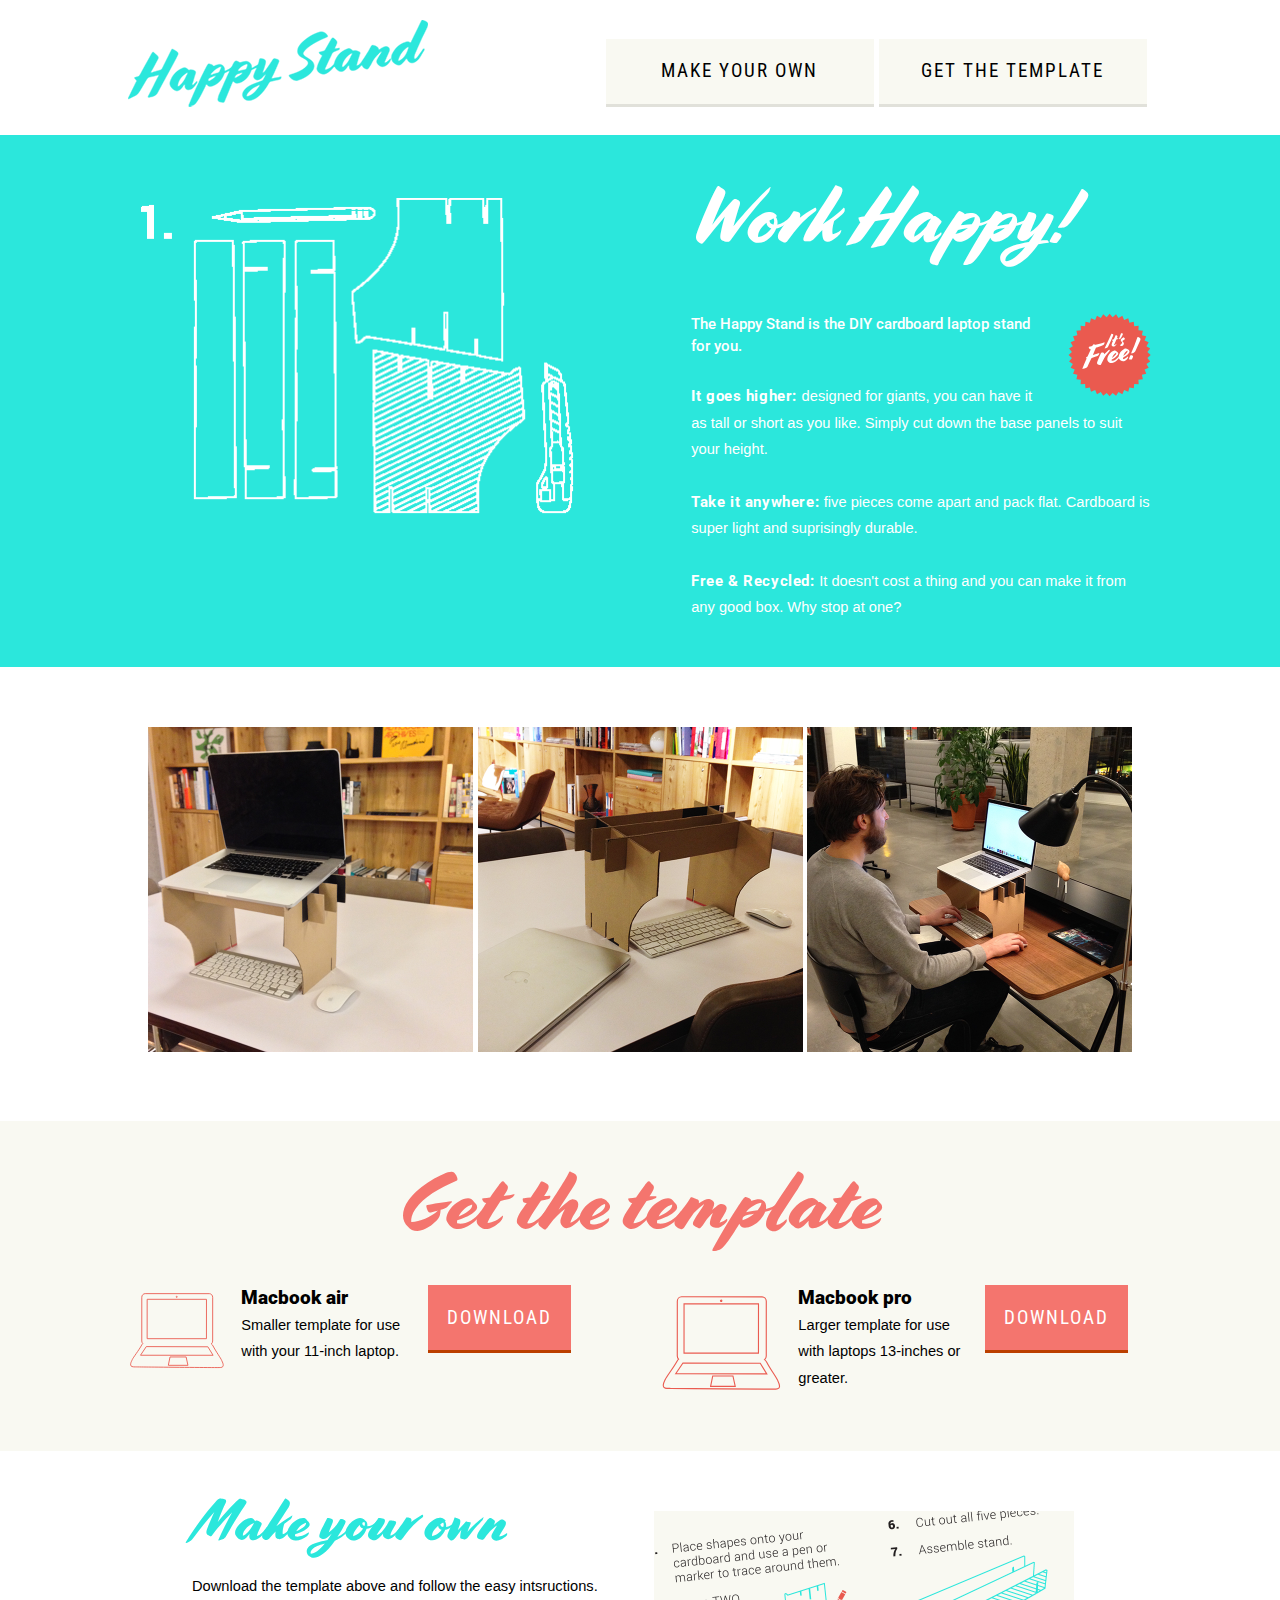
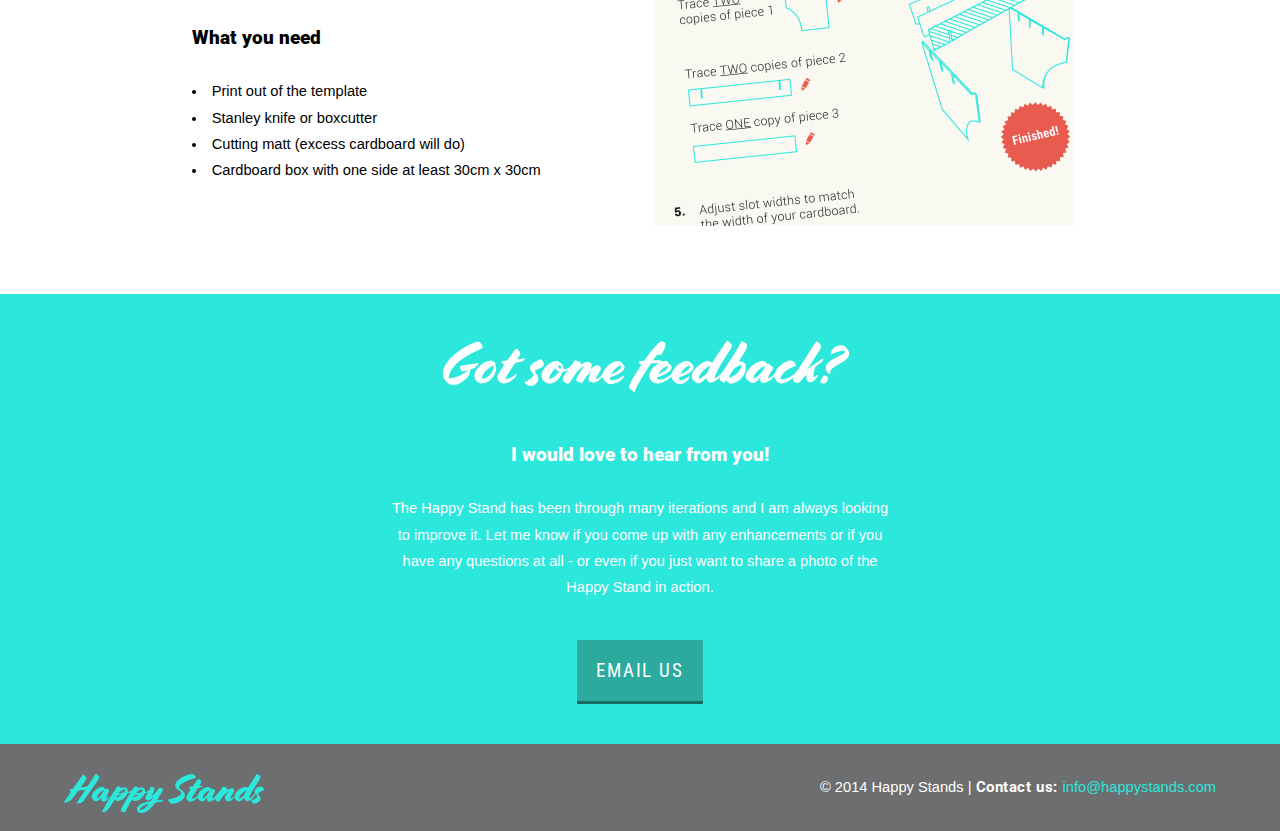
<file: site redo April 13/index.html>
<!DOCTYPE HTML>

<html>

<head>
	<title>Happy Stand - your portable laptop stand</title>
	<link href='http://fonts.googleapis.com/css?family=Roboto+Condensed:700' rel='stylesheet' type='text/css'>
	<link href='http://fonts.googleapis.com/css?family=Roboto:900,500,300' rel='stylesheet' type='text/css'>
	<link rel="stylesheet" type="text/css" href="css/reset.css">
	<link rel="stylesheet" type="text/css" href="css/styles.css">
	<meta name="viewport" content="width=device-width, initialscale=1">
</head>

<body>
<div id="page">
	
	<div id="top" class="clearfix"><a name="top_jump"></a>

		<div id="logo">
			<a href="index.html"><img src="images/logo.png"></a>
		</div>

		<nav>
			<a href="#getthetemplate_jump">Get The Template</a>
		   	<a href="#makeyourown_jump">Make Your Own</a>
		</nav>
	
	</div>

		
	<header class="clearfix">
		<div id="slideshow">
		<img src="images/animated2.gif">	
		</div>

		<div id="intro">
			<h1>Work Happy!</h1>
			<br>
			<br>
			<img src="images/free.svg" id="free">
			<h5>The Happy Stand is the DIY cardboard laptop stand for you.</h5><br>
			<p><strong>It goes higher: </strong>designed for giants, you can have it as tall or short as you like. Simply cut down the base panels to suit your height.</p><br>		
			<p><strong>Take it anywhere: </strong>five pieces come apart and pack flat. Cardboard is super light and suprisingly durable.</p><br>	
			<p><strong>Free & Recycled: </strong> It doesn't cost a thing and you can make it from any good box. Why stop at one?</p><br>
		</div>
	</header>
		
	<div id="content1">
		<img src="images/stand1.png" width="325px" height="325px" class="stand1">
		<img src="images/stand2.png" width="325px" height="325px" class="stand2">
		<img src="images/stand3.png" width="325px" height="325px" class="stand3">	
	</div>

	
	<div id="content2" class="clearfix"><a name="getthetemplate_jump"></a>
			<h2>Get the template</h2> 

			<div id="column1" class="floatleft">
				<div id="column1a">
				<img src="images/laptop.svg" width="110px" height="92px">
				</div>

				<div id="column1b">
				<h4>Macbook air</h4>
				<p>Smaller template for use with your 11-inch laptop.</p>
				</div>

				<div class="download_button">
				<a href="images/happy-stand-template.pdf">Download</a>
				</div>
			</div>

			<div id="column2" class="floatleft">
				<div id="column2a">
				<img src="images/laptop.svg" width="140px" height="117px">
				</div>

				<div id="column2b">
				<h4>Macbook pro</h4>
				<p>Larger template for use with laptops 13-inches or greater.</p>
				</div>

				<div class="download_button">
				<a href="images/happy-stand-template.pdf">Download</a>
				</div>
			</div>	

	</div>

	<a name="makeyourown_jump"></a>
	<div id="content3" class="clearfix"> 
		
		<div id="caption">
			<h3>Make your own</h3>
			<br>
			<p>Download the template above and follow the easy intsructions.</p>
			<br>
			<h4>What you need</h4>
			<br>
			<ul>
				<li>Print out of the template</li>		
				<li>Stanley knife or boxcutter</li>
				<li>Cutting matt (excess cardboard will do)</li>
				<li>Cardboard box with one side at least 30cm x 30cm</li>	
			</ul>

		</div>

		<div id="template-screenshare">
			<img src="images/template_screengrab.png" width="420" height="315">
		</div> 
		
	</div>

	<div id="content4">
		<div id="contact">
			
			<h3>Got some feedback?</h3><br><br>
			<h4>I would love to hear from you!</h4><br>
			<p>The Happy Stand has been through many iterations and I am always looking to improve it. Let me know if you come up with any enhancements or if you have any questions at all - or even if you just want to share a photo of the Happy Stand in action.</p>

			<div class="email_button">
				<a href="mailto:info@happystands.com">Email us</a>
			</div>

		</div>

	</div>

	<div id="top_button">
		<nav>
			<a href="#top_jump">back to top</a>
		</nav>
	</div>

	</div>

	

	<footer>
		<div id="footerlogo">
			<img src="images/logo-footer.png">
		</div>
		
		<div id="footertext">
			<p>&copy; 2014 Happy Stands | <strong>Contact us: </strong><a href="mailto:info@happystands.com">info@happystands.com</a></p>
		</div>
	</footer>

</div>
</body>

</html>
</file>
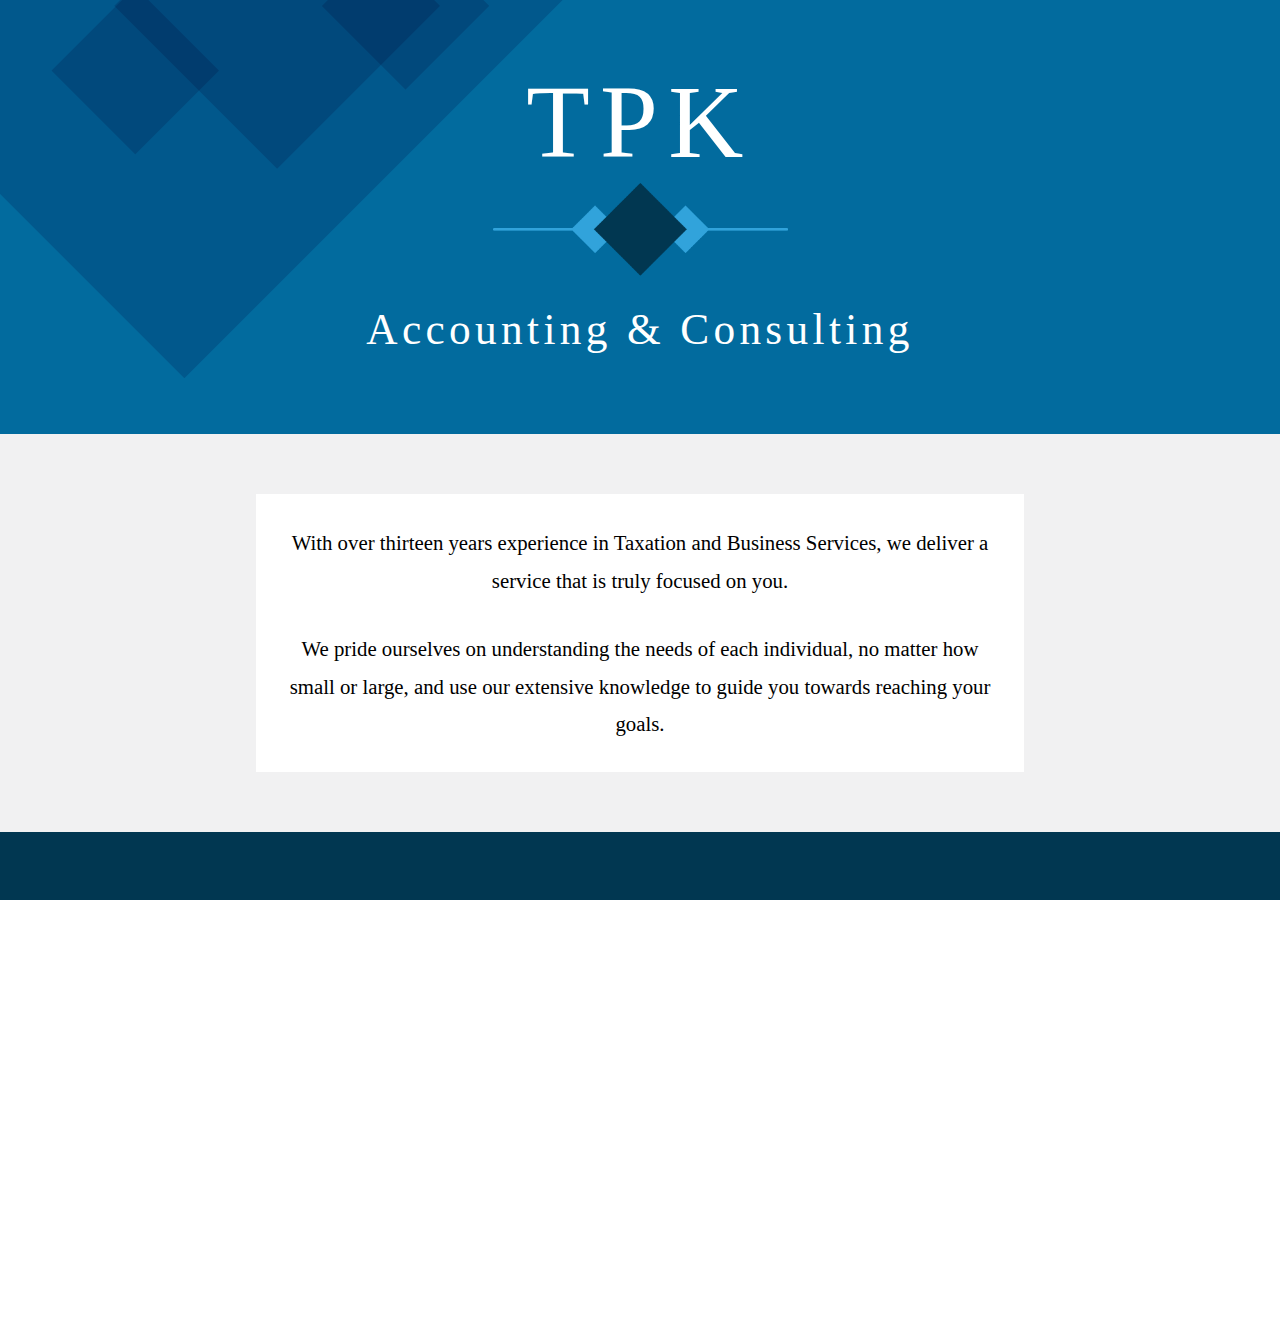
<file: theo/index.html>
<!DOCTYPE HTML>

<html>

<head>
	<title>TPK Accounting & Consulting</title>
	<link rel="stylesheet" type="text/css" href="css/reset.css">
	<link rel="stylesheet" type="text/css" href="css/styles.css">
	<meta name="viewport" content="width=device-width, initialscale=1">
</head>

<body>
<div id="page">
	
	<header class="clearfix">
		<div id="logo">
			<h1>TPK</h1>
			<div id="logo-image">
			<img src="images/logo.png" alt="TPK Logo" height="93px" width="295px"><br>	
			</div>
			<h2>Accounting & Consulting</h2>
		</div>
	</header>
		
	<div id="content">
		<div id="content-text">
		<p>With over thirteen years experience in Taxation and Business Services, we deliver a service that is truly focused on you.</p><br>
		<p>We pride ourselves on understanding the needs of each individual, no matter how small or large, and use our extensive knowledge to guide you towards reaching your goals.</p>	
		</div>
	</div>

	
	<div id="contact" class="clearfix">

			<div id="column1" class="floatleft">
				<h3>Get in touch:</h3>
				<div id="coming_soon">
					<img src="images/comingsoon.png" alt="full site coming soon" height="150px" width="150px" class="fullsite">
				</div>
			</div>

			<div id="column2">
				<h4><img src="images/phone.png" height="15px" width="15px">&nbsp;&nbsp;&nbsp;&nbsp;0400 995 997</h4>
				<h4><img src="images/email.png" height="15px" width="15px"><a href="mailto:Theo.k@tpkaccounting.com.au">&nbsp;&nbsp;&nbsp;&nbsp;Theo.k@tpkaccounting.com.au</a></h4>
				<h4><img src="images/pin.png" height="15px" width="15px">&nbsp;&nbsp;&nbsp;&nbsp;PO 674 Moorebank NSW 1875</h4>
			</div>	

	</div>

	<footer>
		<div id="footertext">
			<h4>&copy; TPK Accounting & Consulting 2015</h4>
		</div>
	</footer>

</div>
</body>

</html>
</file>
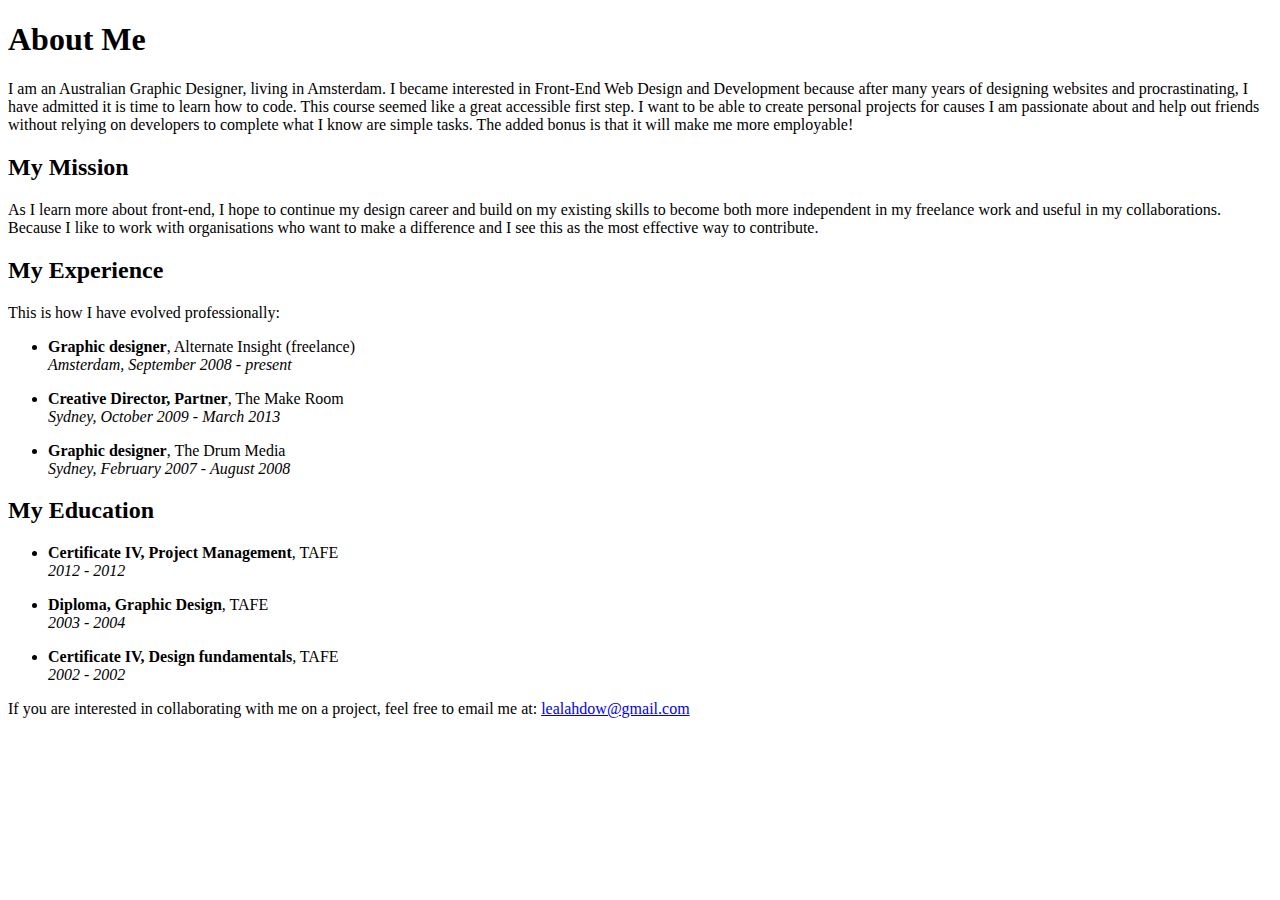
<file: unit 1/index.html>
<!DOCTYPE html>
	<html>
		<head>
		<title>About Lealah Dow</title>
		</head>

		<body>
		<h1>About Me</h1>

		<p>I am an Australian Graphic Designer, living in Amsterdam. I became interested in Front-End Web Design and Development because after many years of designing websites and procrastinating, I have admitted it is time to learn how to code. This course seemed like a great accessible first step. I want to be able to create personal projects for causes I am passionate about and help out friends without relying on developers to complete what I know are simple tasks. The added bonus is that it will make me more employable!</p>

		<h2>My Mission</h2>

		<p>As I learn more about front-end, I hope to continue my design career and build on my existing skills to become both more independent in my freelance work and useful in my collaborations. Because I like to work with organisations who want to make a difference and I see this as the most effective way to contribute.</p>

		<h2>My Experience</h2>

		<p>This is how I have evolved professionally:</p>

		<ul>
        <li><b>Graphic designer</b>, Alternate Insight (freelance)<br><i>Amsterdam, September 2008 - present</i></li>
        <li><p><b>Creative Director, Partner</b>, The Make Room<br><i>Sydney, October 2009 - March 2013</i></li></p>
        <li><b>Graphic designer</b>, The Drum Media<br><i>Sydney, February 2007 -  August 2008</i></li>
        </ul>

		<h2>My Education</h2>

        <ul>
        <li><b>Certificate IV, Project Management</b>, TAFE<br><i>2012 - 2012</i></li>
        <li><p><b>Diploma, Graphic Design</b>, TAFE<br><i>2003 - 2004</i></li></p>
        <li><b>Certificate IV, Design fundamentals</b>, TAFE<br><i>2002 - 2002</i></li>
        </ul>

        <p>If you are interested in collaborating with me on a project, feel free to email me at: <a href="mailto:lealahdow@gmail.com">lealahdow@gmail.com<a></p>

		</body>
	</html>
</file>
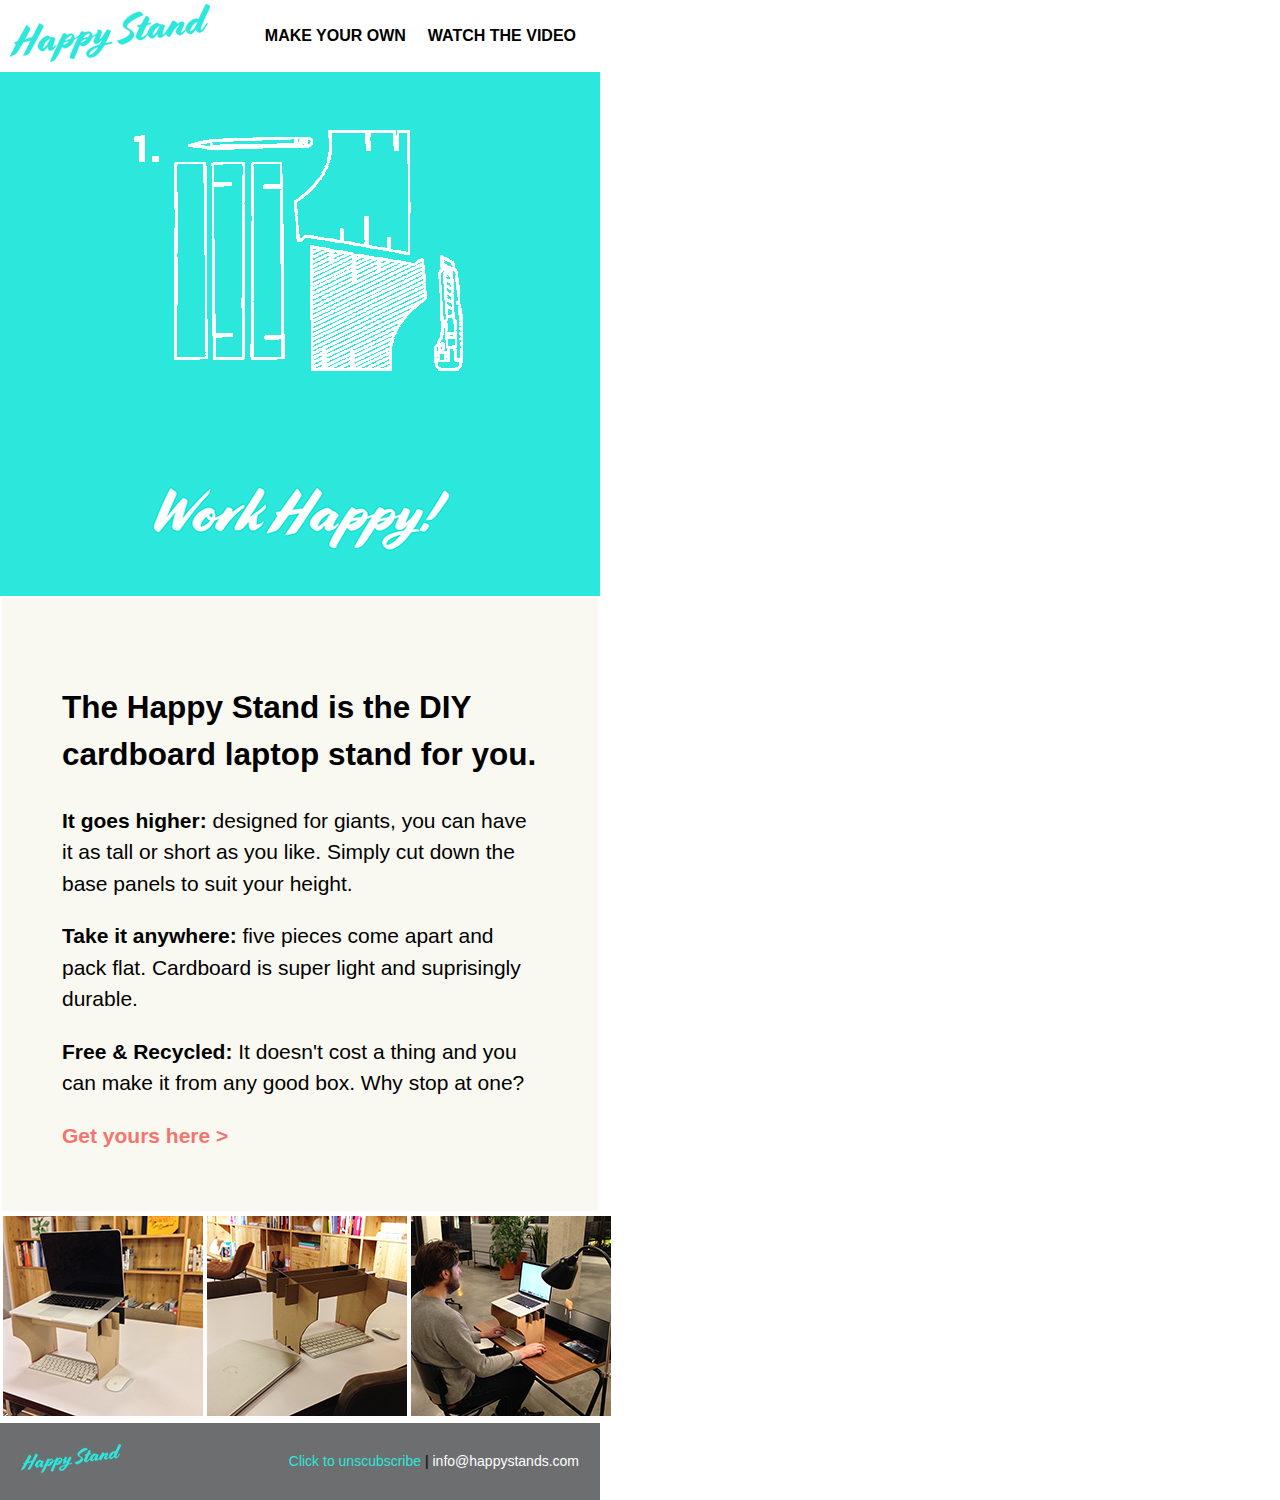
<file: unit10/index.html>
<!DOCTYPE html>
<html>
  
  <head>
    <title>HAPPY STAND</title>

    <style type="text/css">
      @media only screen and (max-device-width: 400px){

        #stand1{
          width: 30% ! important;
        }
        #stand2{
          width: 30% ! important;
        }
        #stand3{
          width: 30% ! important;
        }

        a{
          display: block;
          text-align: center;
          padding: 10px  ! important;
        }

      }


    </style>
  
  </head>
  
  <body style="margin:0; width:600px;">

    <table border="0" cellspacing="0" width="100%" style="font-family: Helvetica, Arial, sans-serif; line-height: 1.5;">
      
      <tr>
        <table border="0" width="100%" style="font-family:helvetica, Arial, Sans-serif; font-size:16px; line-height:1.5;">
          <tr>
            <th><img src="images/logo.png"></th>
            <td>
            <table cellspacing="20" align="right">
              <tr>
                <td><a href="#" style="text-decoration:none; color:black;"><strong>MAKE YOUR OWN</strong></a></td>
                <td><a href="#" style="text-decoration:none; color:black;"><strong>WATCH THE VIDEO</strong></a></td>
              </tr>
            </table> 
            </td>       
          </tr>
        </table>

      <tr>
        <table cellspacing="40" colspan="3" width="100%" style="background: #2be7dc;">
          <td align="center"><img src="images/animated.gif" alt="stand illustration" title="Happy Stand"></td>
        </table>
      </tr>
      
      <tr>
        <table cellspacing="40" colspan="3" width="100%" style="background: #2be7dc;">
        <td align="center"><img src="images/work-happy.png" alt="Work Happy!"></td>
        </table>
      </tr>
      

      <tr>
        <table border="0" cellpadding="60" width="100%" style="font-size:21px;">
        <td colspan="3" style="color:black; font-family:Helvetica, Arial, sans-serif; line-height:1.5; background:#f9f9f2;"><h2>The Happy Stand is the DIY cardboard laptop stand for you.</h2>
        <p><strong>It goes higher: </strong>designed for giants, you can have it as tall or short as you like. Simply cut down the base panels to suit your height.</p>  
        <p><strong>Take it anywhere: </strong>five pieces come apart and pack flat. Cardboard is super light and suprisingly durable.</p>
        <p><strong>Free & Recycled: </strong> It doesn't cost a thing and you can make it from any good box. Why stop at one?</p>
        <a href="#" style="text-decoration:none; color:black; font-family:Helvetica, Arial, sans-serif; color:#f4756e;"><strong>Get yours here ></strong></a></td>
        </table>
      </tr>
  

      <tr>
        <table align="center">
          <td colspan="1"><img src="images/stand1.png" alt="stand in use 1" title="stand in use 1" id="stand1"></td>
          <td colspan="1"><img src="images/stand2.png" alt="stand in use 2" title="stand in use 2" id="stand2"></td>
          <td colspan="1"><img src="images/stand3.png" alt="stand in use 3" title="stand in use 3" id="stand3"></td>
        </table>
      </tr>
      

      <tr>
        <table width="100%" cellspacing="20" style="font-family: Helvetica, Arial, sans-serif; font-size: 14px; line-height: 1.5; background: #6D6E70;"> 
          <td colspan="1"><img src="images/logo-footer.png"></td>
          <td colspan="2" align="right"><a href="#" style="text-decoration:none; color:#2be7dc;">Click to unscubscribe</a> | <a href="mailto:info@happystands.com" style="text-decoration:none; color:#ffffff;">info@happystands.com</a></td>
        </table> 
      </tr>


    </table>


  </body>
  
</html>
</file>
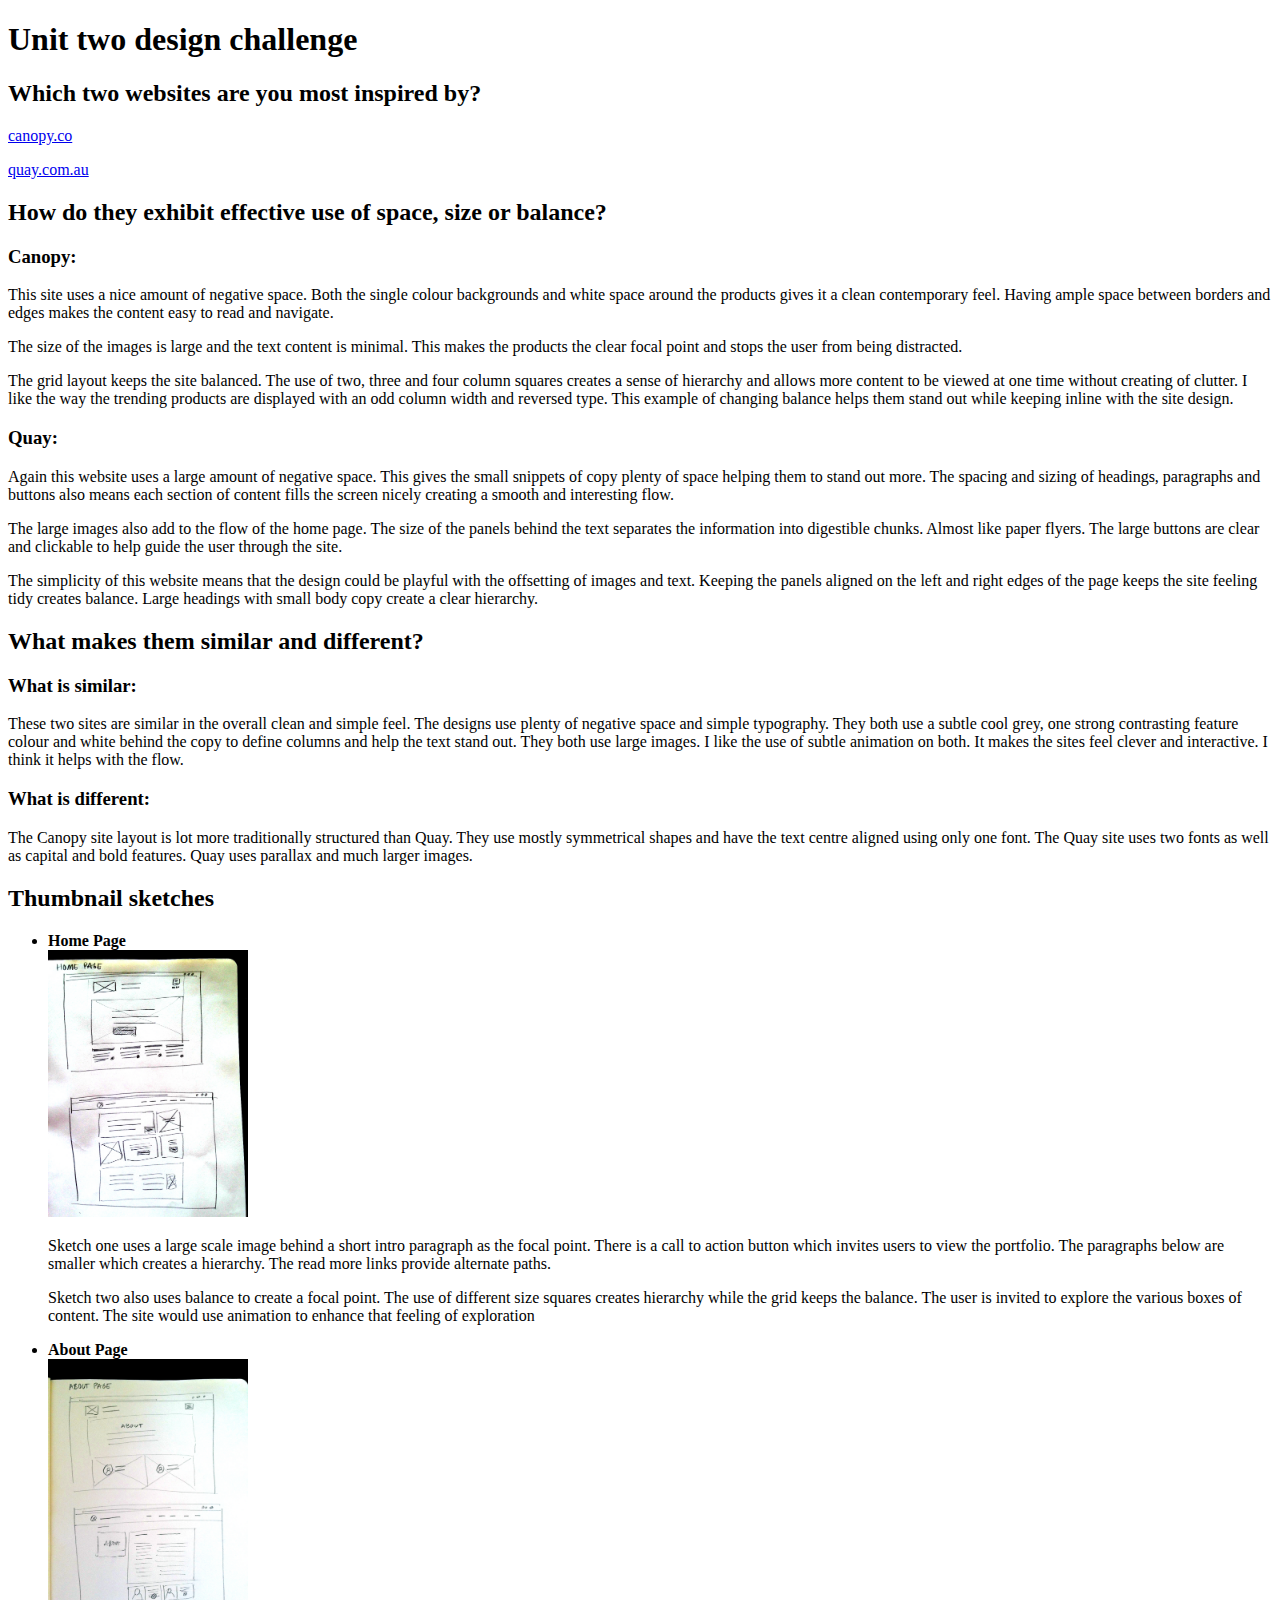
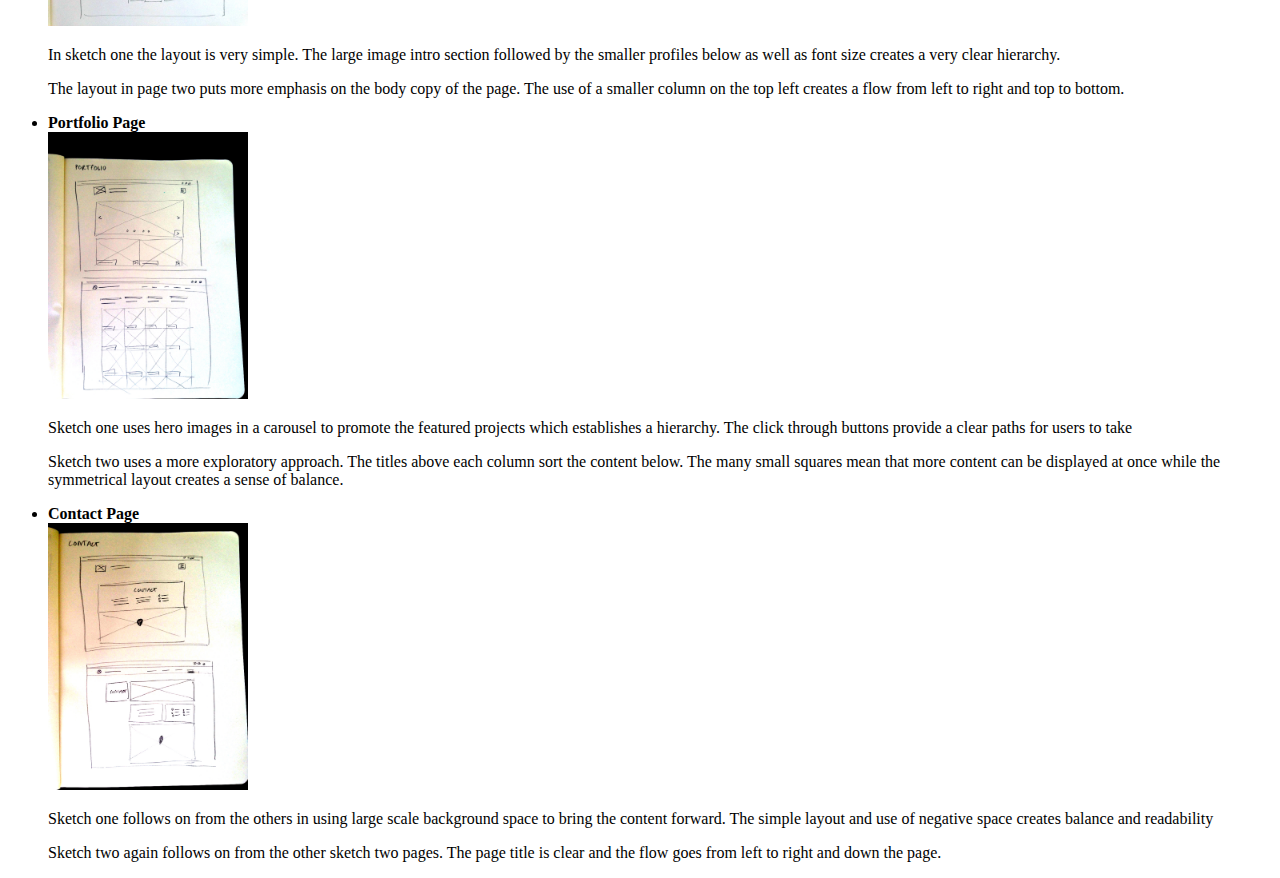
<file: unit2/index.html>
<!DOCTYPE html>
	<html>
		<head>
		<title>Lealah Dow: Unit two design challenge</title>
		</head>

		<body>
		<h1>Unit two design challenge</h1>

		<h2>Which two websites are you most inspired by?</h2>
		<p><a href="https://canopy.co/">canopy.co<a></p>
		<p><a href="http://quay.com.au/">quay.com.au<a></p>

		<h2>How do they exhibit effective use of space, size or balance?</h2>
		<h3>Canopy:</h3>
		<p>This site uses a nice amount of negative space. Both the single colour backgrounds and white space around the products gives it a clean contemporary feel. Having ample space between borders and edges makes the content easy to read and navigate.</p>
		<p>The size of the images is large and the text content is minimal. This makes the products the clear focal point and stops the user from being distracted.</p>
		<p>The grid layout keeps the site balanced. The use of two, three and four column squares creates a sense of hierarchy and allows more content to be viewed at one time without creating of clutter. I like the way the trending products are displayed with an odd column width and reversed type. This example of changing balance helps them stand out while keeping inline with the site design.
		</p>

		<h3>Quay:</h3>
		<p>Again this website uses a large amount of negative space. This gives the small snippets of copy plenty of space helping them to stand out more. The spacing and sizing of headings, paragraphs and buttons also means each section of content fills the screen nicely creating a smooth and interesting flow.</p>
		<p>The large images also add to the flow of the home page. The size of the panels behind the text separates the information into digestible chunks. Almost like paper flyers. The large buttons are clear and clickable to help guide the user through the site.</p>
		<p>The simplicity of this website means that the design could be playful with the offsetting of images and text. Keeping the panels aligned on the left and right edges of the page keeps the site feeling tidy creates balance. Large headings with small body copy create a clear hierarchy.</p>

		<h2>What makes them similar and different?</h2>
		<h3>What is similar:</h3>
		<p>These two sites are similar in the overall clean and simple feel. The designs use plenty of negative space and simple typography. They both use a subtle cool grey, one strong contrasting feature colour and white behind the copy to define columns and help the text stand out. They both use large images. I like the use of subtle animation on both. It makes the sites feel clever and interactive. I think it helps with the flow.</p>

		<h3>What is different:</h3>
		<p>The Canopy site layout is lot more traditionally structured than Quay. They use mostly symmetrical shapes and have the text centre aligned using only one font. The Quay site uses two fonts as well as capital and bold features. Quay uses parallax and much larger images.</p>

		<h2>Thumbnail sketches</h2>
		<ul>
        <li><strong>Home Page</strong><br><img src="assets/ThumbnailImages/home.jpg" width="200" height="267" alt="Lealah Dow's home page thumbnail sketch">
        <p>Sketch one uses a large scale image behind a short intro paragraph as the focal point. There is a call to action button which invites users to view the portfolio. The paragraphs below are smaller which creates a hierarchy. The read more links provide alternate paths.</p>

        <p>Sketch two also uses balance to create a focal point. The use of different size squares creates hierarchy while the grid keeps the balance. The user is invited to explore the various boxes of content. The site would use animation to enhance that feeling of exploration</p>

       	</li>
       	<li><strong>About Page</strong><br><img src="assets/ThumbnailImages/about.jpg" width="200" height="267" alt="Lealah Dow's home page thumbnail sketch">
        <p>In sketch one the layout is very simple. The large image intro section followed by the smaller profiles below as well as font size creates a very clear hierarchy.</p>
        <p>The layout in page two puts more emphasis on the body copy of the page. The use of a smaller column on the top left creates a flow from left to right and top to bottom.</p>
       	</li>

		</li>
       	<li><strong>Portfolio Page</strong><br><img src="assets/ThumbnailImages/portfolio.jpg" width="200" height="267" alt="Lealah Dow's home page thumbnail sketch">
        <p>Sketch one uses hero images in a carousel to promote the featured projects which establishes a hierarchy. The click through buttons provide a clear paths for users to take</p>
        <p>Sketch two uses a more exploratory approach. The titles above each column sort the content below. The many small squares mean that more content can be displayed at once while the symmetrical layout creates a sense of balance.</p>
       	</li>

       	</li>
       	<li><strong>Contact Page</strong><br><img src="assets/ThumbnailImages/contact.jpg" width="200" height="267" alt="Lealah Dow's home page thumbnail sketch">
        <p>Sketch one follows on from the others in using large scale background space to bring the content forward. The simple layout and use of negative space creates balance and readability</p>
        <p>Sketch two again follows on from the other sketch two pages. The page title is clear and the flow goes from left to right and down the page.</p>
       	</li>

		</body>
	</html>
</file>
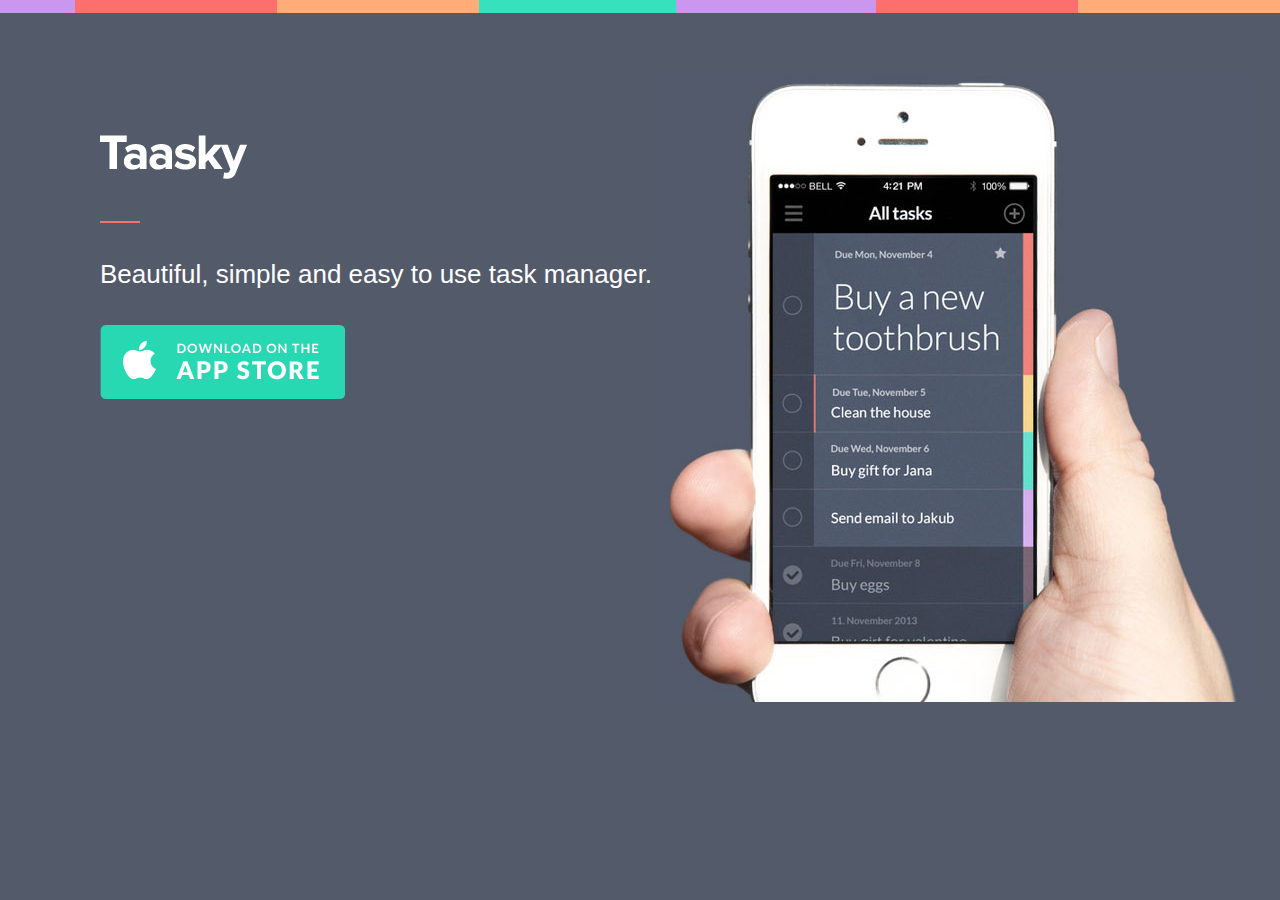
<file: unit3/index.html>
<!DOCTYPE HTML>

<html>

<head>
	<title>Taasky Homepage</title>
	<link rel="stylesheet" href="assets/css/style.css">
</head>

<body>

<div id="page">

	<div id="column1">
	<H1><img src="assets/images/logo-taasky.png"></H1>

		<div id="line">
		<hr>
		</div>

		<p>Beautiful, simple and easy to use task manager.</p>
		<a href="https://itunes.apple.com/us/app/taasky-beautiful-simple-easy/id720309412?l=cs&ls=1&mt=8"><img src="assets/images/btn_store.png"></a>
	</div>

	<div id="column2">
	<img src="assets/images/phone.jpg">
	</div>



</div>

</body>

</html>
</file>
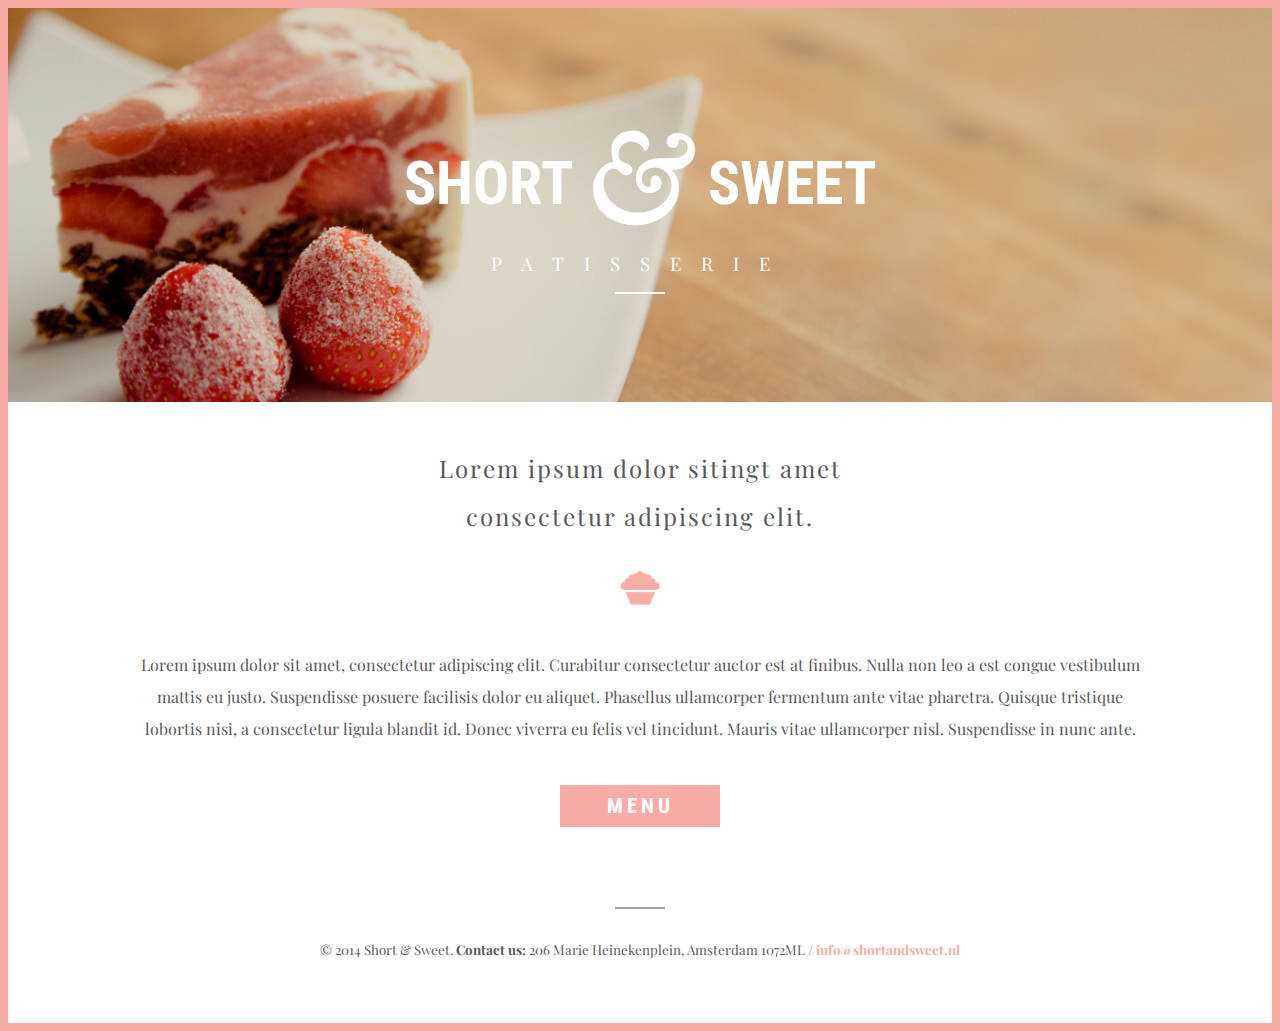
<file: unit4/index.html>
<!DOCTYPE html>
<html> 

	<Head>
		<title>Short and Sweet Patisserie</title>
		<link href='http://fonts.googleapis.com/css?family=Roboto+Condensed:700' rel='stylesheet' type='text/css'>
		<link href='http://fonts.googleapis.com/css?family=Libre+Baskerville:400,400italic' rel='stylesheet' type='text/css'>
		<link href='http://fonts.googleapis.com/css?family=Playfair+Display:400,700' rel='stylesheet' type='text/css'>
		<link rel="stylesheet" type="text/css" href="css/stylesheet.css">

	</head>

<body>

	<div id="page">

		<header>

			<div id="header_content">
	
				<div id="wordmark">
				<h1>short <span class="ampersand">&</span> Sweet</h1>			
				</div>

				<div id="patisserie">
				<h2>Patisserie</h2>
				<hr>	
				</div>				
		
			</div>

			</div>

		</header>

		<div id="content">

			<br><h3>Lorem ipsum dolor sitingt amet<br> consectetur adipiscing elit.</h>

			<br>

			<img src="images/cupcake.png" class="cupcake">
			
			<br>

			<p>Lorem ipsum dolor sit amet, consectetur adipiscing elit. Curabitur consectetur auctor est at finibus. Nulla non leo a est congue vestibulum mattis eu justo. Suspendisse posuere facilisis dolor eu aliquet. Phasellus ullamcorper fermentum ante vitae pharetra. Quisque tristique lobortis nisi, a consectetur ligula blandit id. Donec viverra eu felis vel tincidunt. Mauris vitae ullamcorper nisl. Suspendisse in nunc ante.</p>


			<div id="button_outside">
				<div id="button_text">
				<a class="menu_button" href="images/menu.pdf" target="_blank">MENU</a>
				</div>
			<a class="menu_button" href="images/menu.pdf" target="_blank"></a>
			</div>

		</div>

		<footer>
		<hr class="footer_hr">
		<p class="footer_content">&copy; 2014 Short & Sweet. <strong>Contact us:</strong> 206 Marie Heinekenplein, Amsterdam 1072ML / <a href="mailto:info@shortandsweet.nl">info@shortandsweet.nl</a><p>
		</footer>

	</div>
	
	
</body>

</html>
</file>
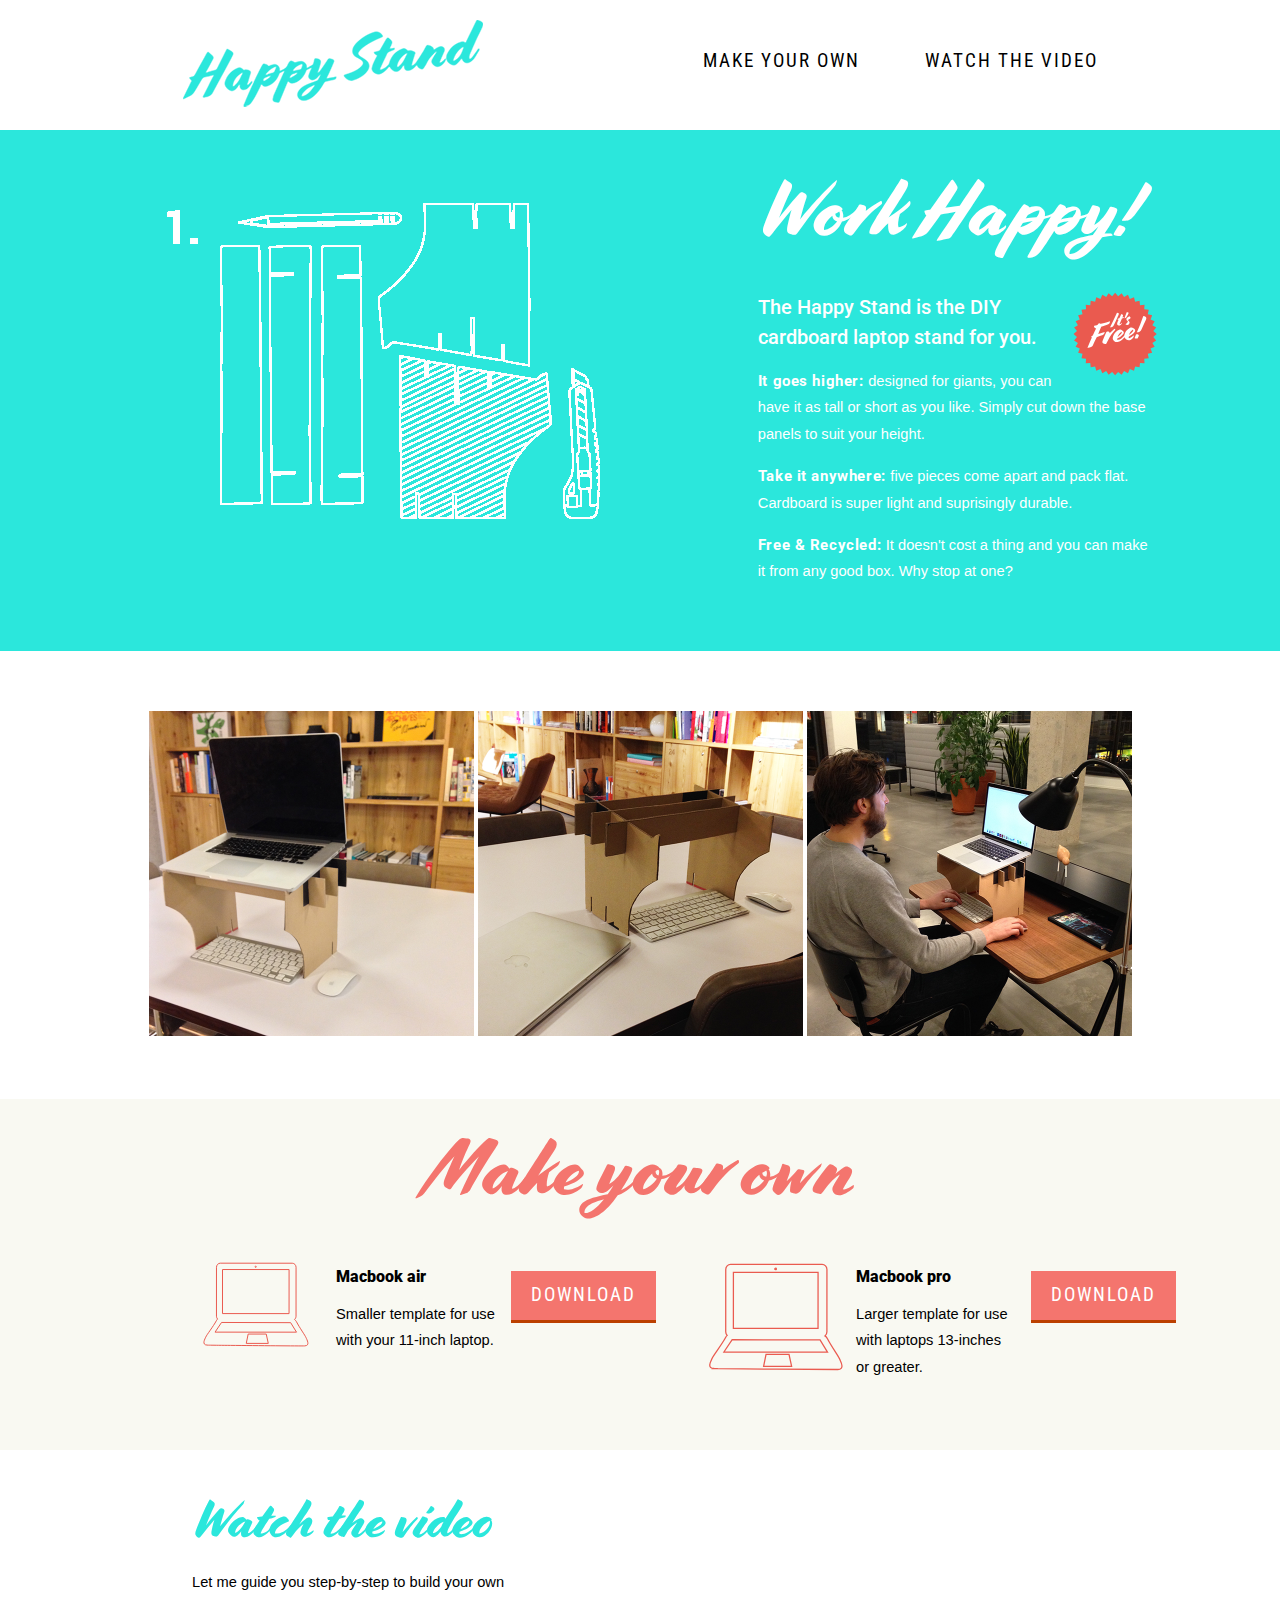
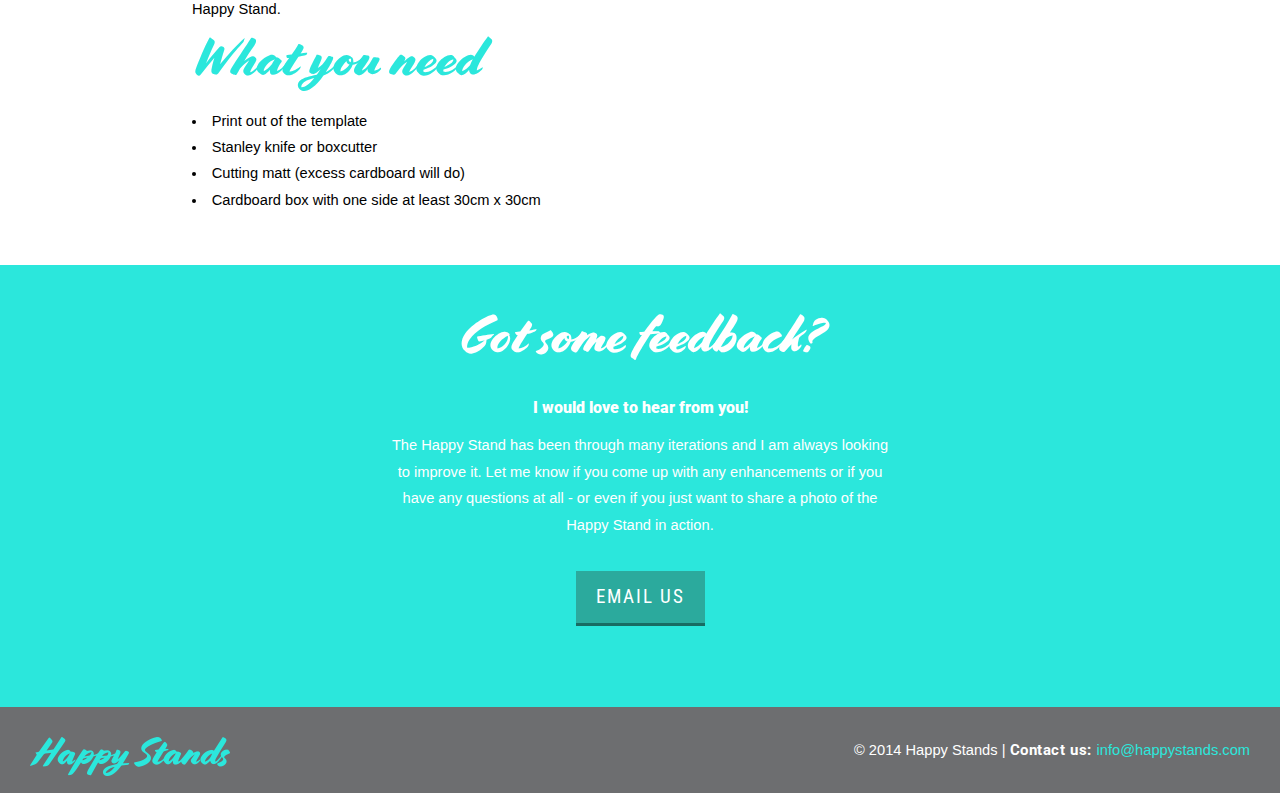
<file: unit6/index.html>
<!DOCTYPE HTML>

<html>

<head>
	<title>Happy Stand - your portable laptop stand</title>
	<link href='http://fonts.googleapis.com/css?family=Roboto+Condensed:700' rel='stylesheet' type='text/css'>
	<link href='http://fonts.googleapis.com/css?family=Roboto:900,500,300' rel='stylesheet' type='text/css'>
	<link rel="stylesheet" type="text/css" href="css/reset.css">
	<link rel="stylesheet" type="text/css" href="css/styles.css">
</head>

<body>
<div id="page">
	
	<div id="top" class="clearfix">

		<div id="logo">
			<a href="index.html"><img src="images/logo.png"></a>
		</div>

		<nav>
		   	<a href="#video_jump">Watch The Video</a>
			<a href="#makeyourown_jump">Make Your Own</a>
		</nav>
	
	</div>

		
	<header class="clearfix">
		<div id="slideshow">
		<img src="images/animated2.gif">	
		</div>

		<div id="intro">
			<h1>Work Happy!</h1>
			<br>
			<br>
			<img src="images/free.svg" id="free">
			<h5>The Happy Stand is the DIY cardboard laptop stand for you.</h5><br>
			<p><strong>It goes higher: </strong>designed for giants, you can have it as tall or short as you like. Simply cut down the base panels to suit your height.</p><br>		
			<p><strong>Take it anywhere: </strong>five pieces come apart and pack flat. Cardboard is super light and suprisingly durable.</p><br>	
			<p><strong>Free & Recycled: </strong> It doesn't cost a thing and you can make it from any good box. Why stop at one?</p><br>
		</div>
	</header>
		
	<div id="content1">
		<img src="images/stand1.png" width="325px" height="325px" class="floatleft">
		<img src="images/stand2.png" width="325px" height="325px" class="floatleft">
		<img src="images/stand3.png" width="325px" height="325px" class="floatleft">	
	</div>

	<div class="content_background"><a name="makeyourown_jump"></a>

		<div id="content2" class="clearfix">
			<h2>Make your own</h2> 

			<div id="column1" class="floatleft">
				<div id="column1a">
				<img src="images/laptop.svg" width="110px" height="92px">
				</div>

				<div id="column1b">
				<h4>Macbook air</h4>
				<br>
				<p>Smaller template for use with your 11-inch laptop.</p>
				</div>

				<div class="download_button">
				<a href="#">Download</a>
				</div>
			</div>

			<div id="column2" class="floatleft">
				<div id="column2a">
				<img src="images/laptop.svg" width="140px" height="117px">
				</div>

				<div id="column2b">
				<h4>Macbook pro</h4>
				<br>
				<p>Larger template for use with laptops 13-inches or greater.</p>
				</div>

				<div class="download_button">
				<a href="#">Download</a>
				</div>
			</div>	

		</div>

	</div>

	<a name="video_jump"></a>
	<div id="content3" class="clearfix"> 
		
		<div id="caption">
			<h3>Watch the video</h3>
			<br>
			<p>Let me guide you step-by-step to build your own Happy Stand.</p>
			<br>
			<h3>What you need</h3>
			<br>
			<ul>
				<li>Print out of the template</li>		
				<li>Stanley knife or boxcutter</li>
				<li>Cutting matt (excess cardboard will do)</li>
				<li>Cardboard box with one side at least 30cm x 30cm</li>	
			</ul>

		</div>

		<object id="video" width="420" height="315" data="http://www.youtube.com/v/zoo9Vu1a9bU"></object>
		
	</div>

	<div id="content4">
		<div id="contact">
			
			<h3>Got some feedback?</h3><br><br>
			<h4>I would love to hear from you!</h4><br>
			<p>The Happy Stand has been through many iterations and I am always looking to improve it. Let me know if you come up with any enhancements or if you have any questions at all - or even if you just want to share a photo of the Happy Stand in action.</p>

			<div class="email_button">
				<a href="mailto:info@happystands.com">Email us</a>
			</div>

		</div>

	</div>


	</div>

	

	<footer>
		<div id="footerlogo">
			<img src="images/logo-footer.png">
		</div>
		
		<div id="footertext">
			<p>&copy; 2014 Happy Stands | <strong>Contact us: </strong><a href="mailto:info@happystands.com">info@happystands.com</a></p>
		</div>
	</footer>

</div>
</body>

</html>
</file>
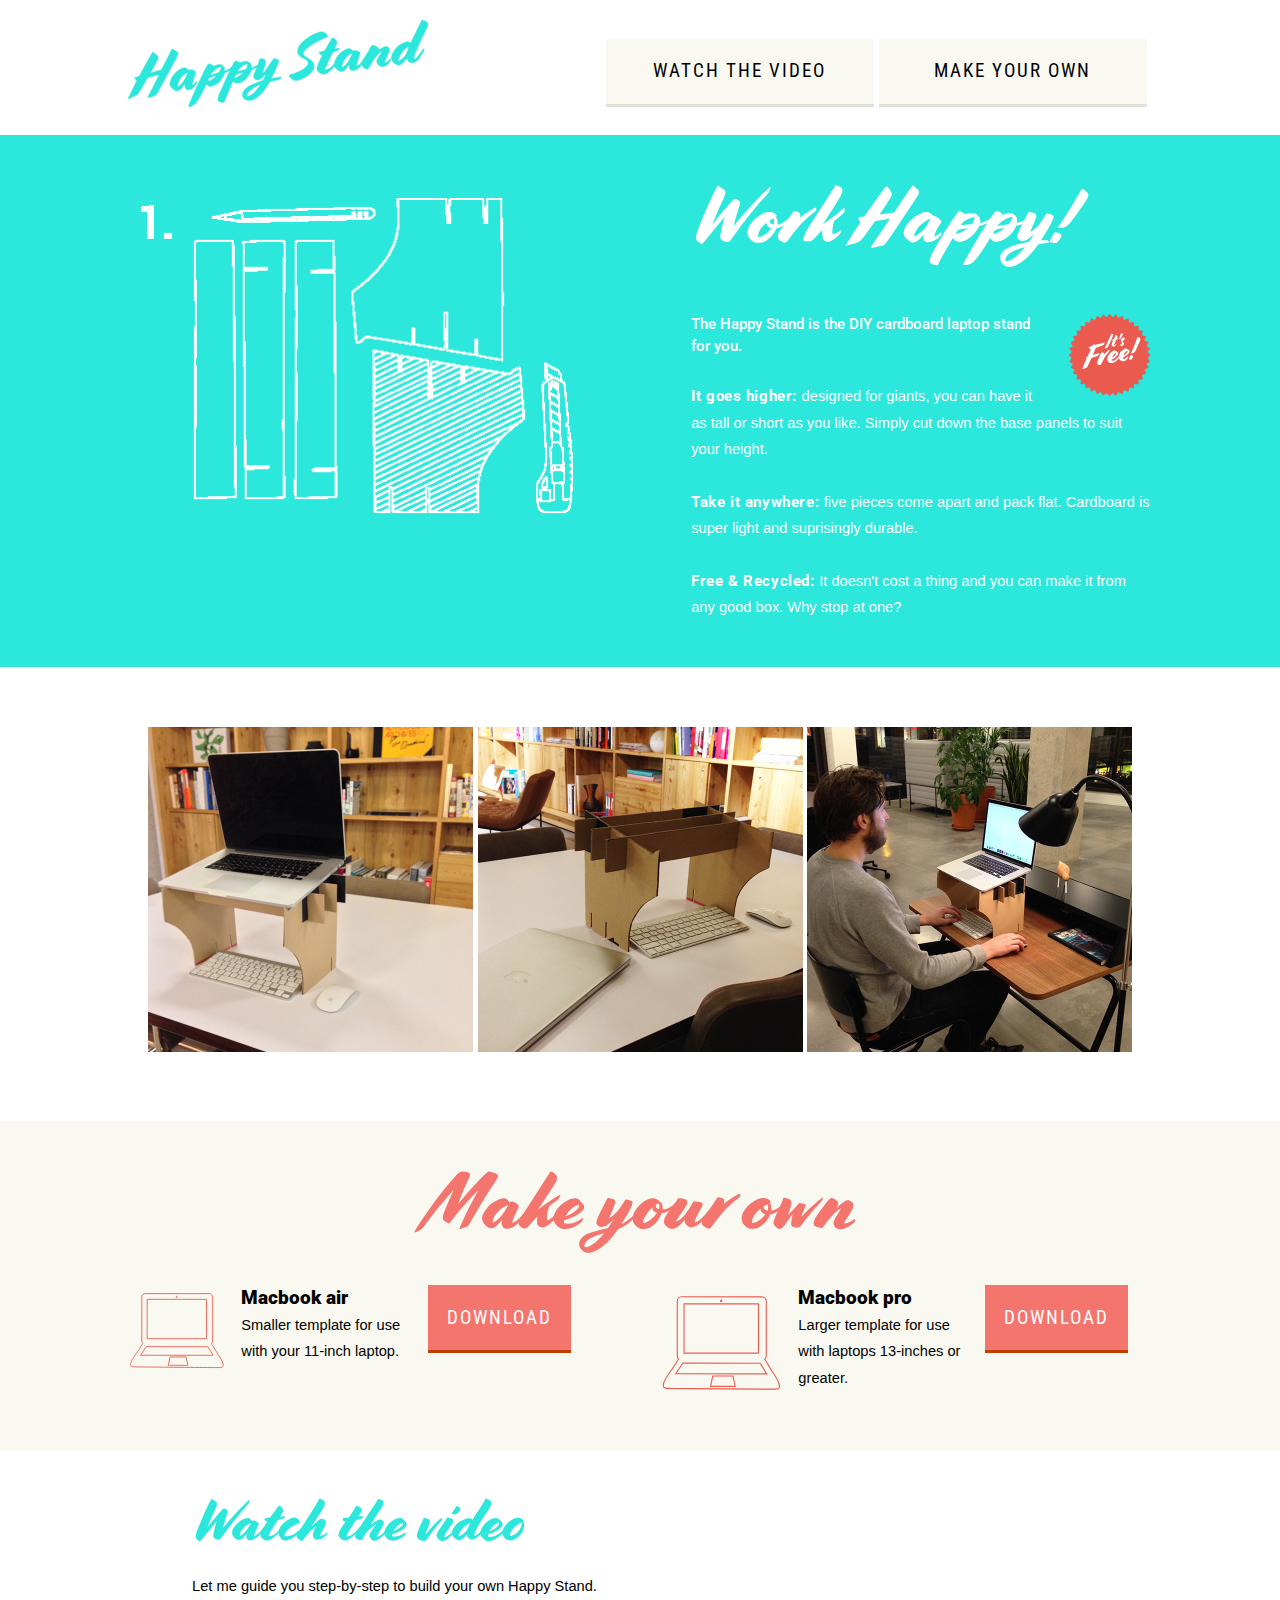
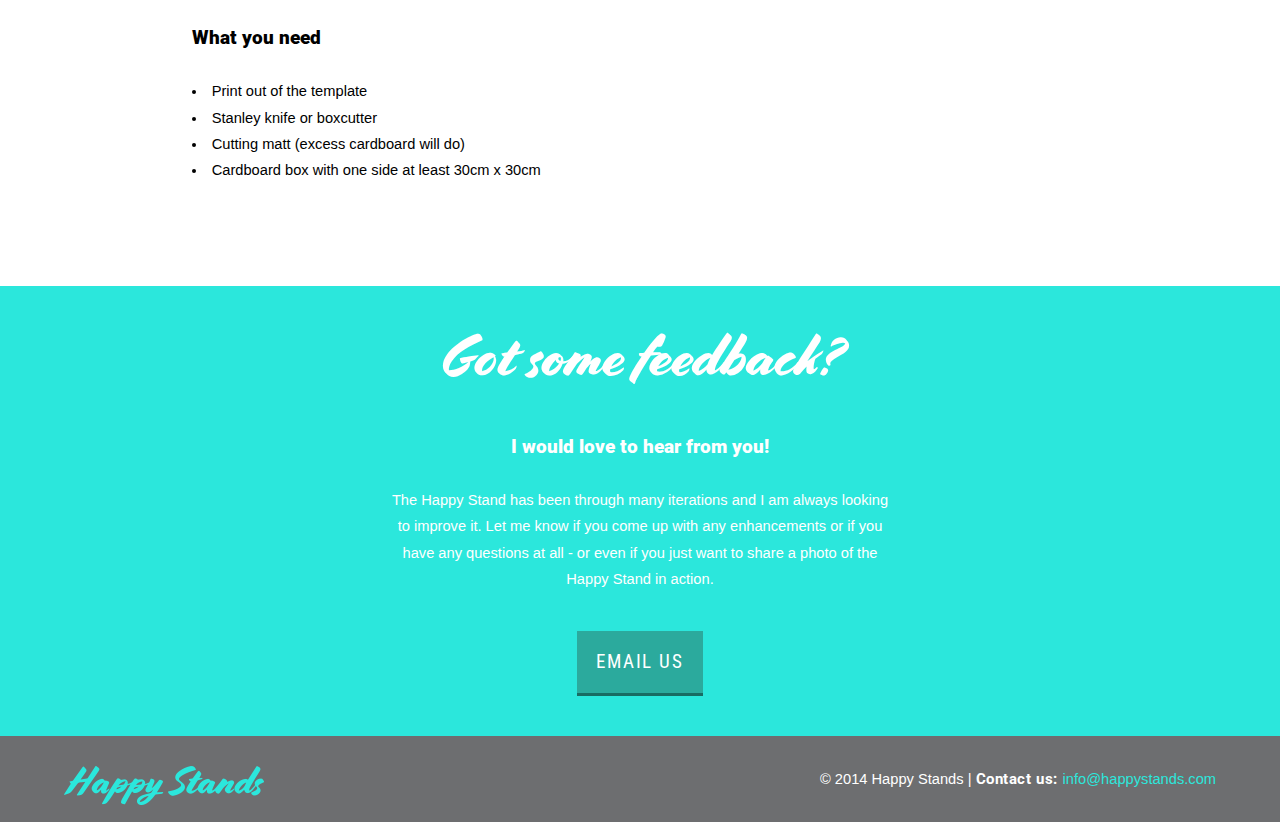
<file: unit9/index.html>
<!DOCTYPE HTML>

<html>

<head>
	<title>Happy Stand - your portable laptop stand</title>
	<link href='http://fonts.googleapis.com/css?family=Roboto+Condensed:700' rel='stylesheet' type='text/css'>
	<link href='http://fonts.googleapis.com/css?family=Roboto:900,500,300' rel='stylesheet' type='text/css'>
	<link rel="stylesheet" type="text/css" href="css/reset.css">
	<link rel="stylesheet" type="text/css" href="css/styles.css">
	<meta name="viewport" content="width=device-width, initialscale=1">
</head>

<body>
<div id="page">
	
	<div id="top" class="clearfix"><a name="top_jump"></a>

		<div id="logo">
			<a href="index.html"><img src="images/logo.png"></a>
		</div>

		<nav>
			<a href="#makeyourown_jump">Make Your Own</a>
		   	<a href="#video_jump">Watch The Video</a>
		</nav>
	
	</div>

		
	<header class="clearfix">
		<div id="slideshow">
		<img src="images/animated2.gif">	
		</div>

		<div id="intro">
			<h1>Work Happy!</h1>
			<br>
			<br>
			<img src="images/free.svg" id="free">
			<h5>The Happy Stand is the DIY cardboard laptop stand for you.</h5><br>
			<p><strong>It goes higher: </strong>designed for giants, you can have it as tall or short as you like. Simply cut down the base panels to suit your height.</p><br>		
			<p><strong>Take it anywhere: </strong>five pieces come apart and pack flat. Cardboard is super light and suprisingly durable.</p><br>	
			<p><strong>Free & Recycled: </strong> It doesn't cost a thing and you can make it from any good box. Why stop at one?</p><br>
		</div>
	</header>
		
	<div id="content1">
		<img src="images/stand1.png" width="325px" height="325px" class="stand1">
		<img src="images/stand2.png" width="325px" height="325px" class="stand2">
		<img src="images/stand3.png" width="325px" height="325px" class="stand3">	
	</div>

	
	<div id="content2" class="clearfix"><a name="makeyourown_jump"></a>
			<h2>Make your own</h2> 

			<div id="column1" class="floatleft">
				<div id="column1a">
				<img src="images/laptop.svg" width="110px" height="92px">
				</div>

				<div id="column1b">
				<h4>Macbook air</h4>
				<p>Smaller template for use with your 11-inch laptop.</p>
				</div>

				<div class="download_button">
				<a href="#">Download</a>
				</div>
			</div>

			<div id="column2" class="floatleft">
				<div id="column2a">
				<img src="images/laptop.svg" width="140px" height="117px">
				</div>

				<div id="column2b">
				<h4>Macbook pro</h4>
				<p>Larger template for use with laptops 13-inches or greater.</p>
				</div>

				<div class="download_button">
				<a href="#">Download</a>
				</div>
			</div>	

	</div>

	<a name="video_jump"></a>
	<div id="content3" class="clearfix"> 
		
		<div id="caption">
			<h3>Watch the video</h3>
			<br>
			<p>Let me guide you step-by-step to build your own Happy Stand.</p>
			<br>
			<h4>What you need</h4>
			<br>
			<ul>
				<li>Print out of the template</li>		
				<li>Stanley knife or boxcutter</li>
				<li>Cutting matt (excess cardboard will do)</li>
				<li>Cardboard box with one side at least 30cm x 30cm</li>	
			</ul>

		</div>

		<object id="video" width="420" height="315" data="http://www.youtube.com/v/zoo9Vu1a9bU"></object>
		
	</div>

	<div id="content4">
		<div id="contact">
			
			<h3>Got some feedback?</h3><br><br>
			<h4>I would love to hear from you!</h4><br>
			<p>The Happy Stand has been through many iterations and I am always looking to improve it. Let me know if you come up with any enhancements or if you have any questions at all - or even if you just want to share a photo of the Happy Stand in action.</p>

			<div class="email_button">
				<a href="mailto:info@happystands.com">Email us</a>
			</div>

		</div>

	</div>

	<div id="top_button">
		<nav>
			<a href="#top_jump">back to top</a>
		</nav>
	</div>

	</div>

	

	<footer>
		<div id="footerlogo">
			<img src="images/logo-footer.png">
		</div>
		
		<div id="footertext">
			<p>&copy; 2014 Happy Stands | <strong>Contact us: </strong><a href="mailto:info@happystands.com">info@happystands.com</a></p>
		</div>
	</footer>

</div>
</body>

</html>
</file>
<file: site redo April 13/css/styles.css>
@font-face {
    font-family: Cortado-Web;
    src: url('../fonts/CortadoScript.eot');
    src: url('../fonts/CortadoScript.eot?#iefix') format('fonts/embedded-opentype'),
         url('../fonts/CortadoScript.woff') format('woff');
}

body {
	font-family:'Roboto-light', sans-serif;
	font-size: 11pt;
	line-height: 1.8em;
}

#caption{
	text-align: left;
	width: 50%;
	display: inline-block;
	float: left;
}

.clearfix:after{
	visibility: hidden;
	display: block;
	font-size: 0;
	content: " ";
	clear: both;
	height: 0;
}

#column1{
	width: 48%;
	float: left;
}

#column1a{
	float: left;
	width: 20%;
}

#column1b{
	width: 35%;
	text-align: left;
	padding: 0px 15px;
	float: left;
}

#column2{
	width: 48%;
	float: right;
	display: inline-block;
}

#column2a{
	float: left;
	width: 25%;
}

#column2b{
	width: 35%;
	text-align: left;
	padding: 0px 15px;
	float: left;
}

#contact{
	color: #ffffff;
	text-align: center;
	width: 500px;
	margin: 0px auto;
}

#contact h3{
	color: #ffffff;
	text-align: center;
}

#content1{
	margin: 60px auto;
	text-align: center;
}

#content2{
	background-color: #F9F9F2;
	padding: 60px 10% 40px 10%;
}

#content2 img{
	width: 100%;
}

#content3{
	padding: 60px 15% 60px 15%;
	text-align: center;
}

#content4{
	background-color: #2be7dc;
	text-align: center;
	padding: 60px 15% 60px 15%;
}

.email_button{
	font-family: 'Roboto Condensed', sans-serif;
	letter-spacing: .1em;
	font-size: 1.3em;
	text-transform: uppercase;
	margin-top: 3em;
}

.email_button a{
	background-color: #2BAA9D;
	color: white;
	padding: 1em;
	border-bottom: solid 3px #186c63;
	text-decoration: none;
}

.email_button a:hover{
	background-color: #186c63;
}

.download_button{
	font-family: 'Roboto Condensed', sans-serif;
	letter-spacing: .1em;
	font-size: 1.3em;
	text-transform: uppercase;
	float: left;
	display: inline-block;
}

.download_button a{
	background-color: #F4756E;
	color: white;
	padding: 1em;
	border-bottom: solid 3px #BC4000;
	float: right;
	text-decoration: none;
}

.download_button a:hover{
	background-color: #ea5a4f;
}

footer {
	background-color: #6D6E70;
	padding: 30px 5%;
	color: white;
}

footer a{
	text-decoration: none;
	color: #2be7dc;
}

#footerlogo{
	float: left;
	padding-right: 40px;
}

#footertext{
	text-align: right;
}

#free{
	float: right;
	margin-left: 20px;
}

h1 {
	font-family: Cortado-Web, Roboto Condensed, sans-serif;
    font-weight: 400;
	font-size: 5.5em;
	line-height: .8em;
	-webkit-font-feature-settings: "liga" 1, "calt" 1, "frac" 1;
    -moz-font-feature-settings: "liga=1", "calt=1", "frac=1";
    -moz-font-feature-settings: "liga" 1, "calt" 1, "frac" 1;
    -ms-font-feature-settings: "liga" 1, "calt" 1, "frac" 1;
    -o-font-feature-settings: "liga" 1, "calt" 1, "frac" 1;
    font-feature-settings: "liga" 1, "calt" 1, "frac" 1;
}

h2{
	font-family: Cortado-Web, Roboto Condensed, sans-serif;
    font-weight: 400;
	font-size: 5.5em;
	line-height: .8em;
	color: #F4756E;
	padding-bottom: .5em;
	-webkit-font-feature-settings: "liga" 1, "calt" 1, "frac" 1;
    -moz-font-feature-settings: "liga=1", "calt=1", "frac=1";
    -moz-font-feature-settings: "liga" 1, "calt" 1, "frac" 1;
    -ms-font-feature-settings: "liga" 1, "calt" 1, "frac" 1;
    -o-font-feature-settings: "liga" 1, "calt" 1, "frac" 1;
    font-feature-settings: "liga" 1, "calt" 1, "frac" 1;
}

h3{
	font-family: Cortado-Web, Roboto Condensed, sans-serif;
    font-weight: 400;
	font-size: 4em;
	line-height: .6em;
	text-align: left;
	color: #2be7dc;
	-webkit-font-feature-settings: "liga" 1, "calt" 1, "frac" 1;
    -moz-font-feature-settings: "liga=1", "calt=1", "frac=1";
    -moz-font-feature-settings: "liga" 1, "calt" 1, "frac" 1;
    -ms-font-feature-settings: "liga" 1, "calt" 1, "frac" 1;
    -o-font-feature-settings: "liga" 1, "calt" 1, "frac" 1;
    font-feature-settings: "liga" 1, "calt" 1, "frac" 1;
}

h4{
	font-family: Roboto, sans-serif;
	font-size: 1.3em;
	font-weight: 900;
}

h5{
	font-family: Roboto, sans-serif;
	font-weight: 500;
	font-size: 1.5;
	line-height: 1.5em;
}


header {
	background-color: #2be7dc;
	padding: 40px 10% 20px 10%;
}

#intro{
	color: white;
	width: 45%;
	text-align: left;
	float: right;
	margin-top: 20px;
}

#level1nav{
	text-align: center;
}

#logo{
	float: left;
}

nav {
	width: 60%;
	font-family: 'Roboto Condensed', sans-serif;
	letter-spacing: 2px;
	font-size: 1.3em;
	text-transform: uppercase;
	float: right;
	margin-top: 1em;
}

nav a{
	display: inline-block;
	text-decoration: none;
	color: black;
	background-color: #F9F9F2;
	border-bottom: solid 3px #e1e1da;
	width: 230px;
	padding: 1em;
	float: right;
	margin-right: 5px;
}

nav a:hover{
	color: white;
	background-color: #2be7dc;
	border-bottom: solid 3px #2BAA9D;
}

p {
	font-family:'Roboto-light', sans-serif;
	font-size: 1em;
	line-height: 1.8em;
}

#page{
	text-align: center;
}

#slideshow{
	width: 45%;
	float: left;
}

#slideshow img {
	width: 100%;
}


strong {
	font-family:'Roboto', sans-serif;
	font-weight: 700;
	letter-spacing: .04em;
}

#top {
	padding: 20px 10% 20px 10%;
}

#top_button{
	display: none;
}

ul{
	font-family:'Roboto-light', sans-serif;
	font-size: 1em;
	line-height: 1.8em;
	list-style-type: disc;
	list-style-position: inside;
}

#video{
	width: 50%;
	float: left;
}

@media only screen and (max-width: 1000px){
	
	#caption{
		float: none;
		text-align: center;
		width: 100%;
	}

	#column1, #column2{
		float: none;
		width: 100%;
		margin: 10px auto;
		text-align: center;
	} 

	#column1a{
		width: 25%;
	}

	.download_button{
		float: none;
	}

	#content1 img{
		width: 28%;
		height: 28%;
	}


	#intro{
		float: none;
		text-align: center;
		width: 80%;
		margin: 0px auto;
	}

	h3{
		text-align: center;
	}

	#logo{
		float: none;
	}

	nav{
		width: 100%;
		margin: 20px; auto;
		float: none;
	}

	nav a{
		float: none;
	}

	#slideshow{
		float: none;
		text-align: center;
		width: 60%;
		margin: 0px auto;
	}

	#template-screenshare{
		text-align: center;
		width: 80%;
		float: none;
		padding-top: 40px;
	}
}

@media only screen and (max-width: 800px){

}

@media only screen and (max-width: 500px){

	.download_button{
		float: none;
		width: 100%;
		margin: 20px 0px;

	}

	.download_button a{
		width: 100%;
		float: none;
		padding: 1em 20%;
		font-size: .9em;
	}

	#column1a img{
		width: 80%;
		height: 0%;
		padding-top: 5px;
	}

	#column1{
		float: none;
	}

	#column1b{
		width: 60%;
		padding-top: 0px;
	}

	#column2b{
		width: 60%;
		padding-top: 5px;
	}

	#column2a img{
		height: 60%;
	}

	#contact{
		width: 90%;
		padding: 0 0;
	}
	
	#content1{
		margin: 5% 0px;
	}

	#content1 img{
		width: 90%;
		height: 90%;
	}

	#content3{
		padding: 40px 0 20px 0;
		margin: 0 0;
	}

	#content4{
		padding: 40px 0 70px 0;
		margin: 0 0;
	}

	.email_button a{
		padding: 1em 4em;
	}

	#footer{

	} 

	#footerlogo, #footertext{
		float: none;
		text-align: center;
		padding: 0 0;
	}

	#free{
		float: none;
		margin: 0px 0px 15px 0px;
	}

	h1, h2{
		font-size: 3.5em;
	}

	h3{
		font-size: 3em;
		line-height: 1em;
	}

	h4{
		font-size: 1.1em;
	}

	header, #content2{
		padding: 8% 5%;
	}

	#intro{
		width: 100%;
	}

	#logo{
		padding-bottom: 15px;
	}

	nav{
		margin: 0px 0px;
		width: 100%;
	}

	nav a{
		width: 100%;
		text-align: center;
		float: none;
		padding: 1em 0px;
	}

	p{
		font-size: .8em;
	}

	#slideshow{
		width: 95%;
		margin-bottom: 15px;
	}

	.stand2, .stand3{
		display: none;
	}

	#top{
		padding: 15px 0px 0px 0px;
	}

	#top_button{
		display: block;
	}

	#template-screenshare{
		width: 90%;
		height: auto;
	}
}
</file>
<file: theo/css/styles.css>
html,body
{
    width: 100%;
    height: 100%;
    margin: 0px;
    padding: 0px;
    overflow-x: hidden; 
}

body {
	font-family: georgia, serif;
	font-size: 13pt;
	line-height: 1.8em;
	color: 404041;
}

.clearfix:after{
	visibility: hidden;
	display: block;
	font-size: 0;
	content: " ";
	clear: both;
	height: 0;
}

#column1{
	width: 40%;
	float: left;
	text-align: right;
	margin-top: 10px;
}

#column2{
	width: 50%;
	float: right;
	display: inline-block;
}

#column2 h4{
	text-align: left;
	line-height: 2.5em;
}

#coming_soon{
	padding: 40px 20px;
	float: right;
}

#contact{
	background: #013751 url("../images/footer-BG.png") no-repeat right bottom;
	padding: 60px 20% 60px 20%;
	text-align: left;
	margin: 0px auto;
	color: #ffffff;
}

#contact a{

	text-decoration: none;
	color: #ffffff;
}

#content{
	background-color: #F1F1F2;
	padding: 60px 20% 60px 20%;
	color: 404041;
}

#content-text{
	background-color: #ffffff;
	padding: 30px 30px; 
	color: 404041;
}


footer {
	background-color: #09222C;
	padding: 30px 5%;
	color: white;
	font-size: .8em;
}

h1 {
	font-family: Georgia, serif;
	font-size: 6em;
	line-height: .8em;
	letter-spacing: .1em;
}

h2{
	font-family: Georgia, serif;
	font-size: 2.5em;
	line-height: 1.1em;
	letter-spacing: .1em;
}

h3{
	font-family: Georgia, serif;
	font-size: 2em;
	line-height: 1em;
}

h4{
	font-family: verdana, sans-serif;
}

header {
	background: #026B9E url("../images/header-BG.png") no-repeat left top;
	padding: 0px 0% 0px 0%;
	color: #ffffff;
}

#logo{
	text-align: center;
	padding: 80px 20% 80px 20%;
}

#logo-image{
	padding: 20px 0px;
}

p {
	font-family: georgia, serif;
	font-size: 1.2em;
	line-height: 1.8em;
	text-align: center;
	color: 404041;
}

#page{
	text-align: center;
}



@media only screen and (max-width: 1030px){
	#column2{
		width: 50%;
		float: right;
		margin-left: 20px;
	}

	#column1{
		width: 40%;
		text-align: right;
	}

	#contact{
		padding: 60px 10% 60px 10%;
	}

	#content{
		padding: 60px 12%; 

}
	
	

@media only screen and (max-width: 770px){
	#column2{
		width: 60%;
		float: right;
		margin-left: 10px;
	}

	#column1{
		width: 30%;
	}

	#contact{
		padding: 50px 10% 50px 10%;
	}
	
	#coming_soon{
	padding: 20px 5px;
	float: none;
}

	h3{
	font-size: 1.5em;
	line-height: .8em;
}


@media only screen and (max-width: 645px){
	#column2{
		width: 90%;
		float: none;
		margin-left: none;
	}

	#column1{
		width: 90%;
		text-align: left;
	}

	.fullsite{
		display: none;
	}

}
	
@media only screen and (max-width: 500px){
	#column2{
		width: 100%;
		float: none;
		margin-left: none;
	}

	p{
		font-size: .9em;
	}

	h1{
		font-size: 4em;
	}

	h2{
		font-size: 1.5em;
	}

	h4{
		font-size: .8em;
	}
</file>
<file: unit3/assets/css/style.css>
body {
	background-color: #535a6a;
	background-image: url("../images/stripes.png");
	background-repeat: repeat-x;
	background-position: top right;
	margin: 0px;
	padding: 0px;
}

hr {
	background-color: #fd6e6e;
	height: 2px;
	border: 0px;
}

#column1 {
	margin-left: 100px;
	margin-top: 100px;
	margin-bottom: auto;
	font-family: Helvetica, Arial, sans-serif;
	color: white;
	font-size: 26px;
	vertical-align: top;
	display: inline-block;
	line-height: 50px;
}

#line {
	width: 40px;
	background-color: #fd6e6e;
}

#column2 {
	margin-top: 75px;
	vertical-align: top;
	display: inline-block;
}
</file>
<file: unit4/css/stylesheet.css>
body{
	margin: 0;
	padding: 0;
	text-align: center;
	font-weight: 400;
	border-style: solid;
	border-width: 8px;
	border-color: #f8aca5;
}

header{
	margin: 0;
	padding: 0;
	background-image: url("../images/header_background.jpg");
	background-position: center;
	background-size: cover;
}

#header_content{
	padding-top: 80px;
	padding-bottom: 100px;
}

#wordmark{
	margin-bottom: 0px;
	padding: 0;
}

hr{
	width: 50px;
	background-color: #ffffff;
	height: 2px;
	border: 0px;
	margin: 30px, 0, 0, 0;
	padding: 0;
}

h1{
	font-family: 'Roboto Condensed', sans-serif;
	font-size: 45pt;
	text-transform: uppercase;
	color: #ffffff;
	padding: 0;
	margin: 0;
}

.ampersand{
	position: relative;
	bottom: -20px;
	font-family: 'Libre Baskerville', serif;
	font-style: italic;
	font-variant: normal;
	font-weight: lighter;
	font-size: 90pt;
}

h2{
	font-family: 'Playfair Display', serif;
	font-size: 14pt;
	text-transform: uppercase;
	color: #ffffff;
	font-weight: 400;
	letter-spacing: 20px;
	}	

#content{
	margin-right: auto;
	margin-left: auto;
	padding-right: 10%; 
	padding-left: 10%;
}

h3{	
	font-family: 'Playfair Display', serif;
	font-size: 18pt;
	font-weight: 400;
	letter-spacing: 2px;
	color: #58595b;
	line-height: 2;
}

.cupcake{
	width: 40px;
	height: auto;
	margin: 30px;
}

p{
	font-family: 'Playfair Display', serif;
	font-size: 12pt;
	font-weight: 400;
	letter-spacing: 0px;
	color: #58595b;
	line-height: 2;
	margin: 0;
}

#button_outside{
	padding: 0;
	width: 160px;
    height: 70px;
    margin-top: 40px;
    margin-right: auto;
	margin-left: auto;
}

#button_text{
	width: 160px;
}

a.menu_button:link, a.menu_button:visited {
    display: block;
    font-family: 'Roboto Condensed', sans-serif;
	font-size: 16pt;
	text-transform: uppercase;
	letter-spacing: 4px;
	color: #ffffff;	
    background-color: #f8aca5;
    text-decoration: none;
}

a.menu_button:hover, a.menu_button:active {
    background-color: #db9791;
}

.footer_content{
	font-family: 'Playfair Display', serif;
	font-size: 10pt;
	font-weight: 400;
	letter-spacing: 0px;
	color: #58595b;
	line-height: 2;
	padding: 20px;
}	

hr.footer_hr{
	width: 50px;
	background-color: #a1a1a1;
	height: 2px;
	border: 0px;
	margin: 30px, 0, 0, 0;
	padding: 0;
}

footer{
	border-top: 1px, solid, #58595b;
	padding: 20px;
	margin: 20px;
}

a{	
	font-family: 'Playfair Display', serif;
	font-size: 10pt;
	font-weight: 700;
	letter-spacing: 0px;
	color: #f8aca5;
	line-height: 2;
	text-decoration: none;
}
</file>
<file: unit6/css/styles.css>
@font-face {
    font-family: Cortado-Web;
    src: url('../fonts/CortadoScript.eot');
    src: url('../fonts/CortadoScript.eot?#iefix') format('fonts/embedded-opentype'),
         url('../fonts/CortadoScript.woff') format('woff');
}

#caption{
	text-align: left;
	width: 350px;
	display: inline-block;
	float: left;
	margin-right: 40px;
}

.clearfix:after{
	visibility: hidden;
	display: block;
	font-size: 0;
	content: " ";
	clear: both;
	height: 0;
}

#column1{
	display: inline-block;
	margin: 40px 20px 40px 0;
	width: 480px;
	float: left;
	padding-left: 10%;
}

#column1a{
	float: left;
	width: 160px;
	padding: 10;
}

#column1b{
	float: left;
	width: 160px;
	text-align: left;
	padding-top: 10px;
}

#column2{
	display: inline-block;
	margin: 40px 20px;
	width: 480px;
	float: left;
}

#column2a{
	float: left;
	width: 160px;
	padding: 10;
}

#column2b{
	float: left;
	width: 160px;
	text-align: left;
	padding-top: 10px;
}

#content1{
	margin: 60px auto;
	text-align: center;
}

.content_background{
	background-color: #F9F9F2;
	margin-top: 60px;
}

#content2{
	padding: 40px 60px 30px 60px;
	text-align: center;
}

#content3{
	padding: 50px 10px 50px 15%;
	text-align: center;
}

#content4{
	background-color: #2be7dc;
	text-align: center;
	padding: 50px 
}

.email_button{
	font-family: 'Roboto Condensed', sans-serif;
	letter-spacing: 2px;
	font-size: 14pt;
	text-transform: uppercase;
	margin: 50px auto;
}

.email_button a{
	background-color: #2BAA9D;
	color: white;
	padding: 15px 20px;
	border-bottom: solid 3px #186c63;
	text-decoration: none;
	margin: 30px auto;
}

.email_button a:hover{
	background-color: #186c63;
}

#contact{
	color: #ffffff;
	text-align: center;
	width: 500px;
	margin: 0px auto;
}

#contact h3{
	color: #ffffff;
	text-align: center;
}
.download_button{
	font-family: 'Roboto Condensed', sans-serif;
	letter-spacing: 2px;
	font-size: 14pt;
	text-transform: uppercase;
	margin-top: 12px;
}

.download_button a{
	background-color: #F4756E;
	color: white;
	padding: 15px 20px;
	border-bottom: solid 3px #BC4000;
	float: right;
	text-decoration: none;
}

.download_button a:hover{
	background-color: #ea5a4f;
}

footer {
	background-color: #6D6E70;
	padding: 30px;
	color: white;
	clear: both;
}

footer a{
	text-decoration: none;
	color: #2be7dc;
}

#footerlogo{
	float: left;
	padding-right: 40px;
}

#footernav{
	float: right;
	width: 350px;
	text-align: right;
	margin-top: 10px;
}

#footernav a{
	font-family:'Roboto', sans-serif;
	font-size: 11pt;
	color: #2be7dc;
	text-transform: uppercase;
	letter-spacing: 1px;
	padding: 10px;
}

#footernav a:hover{
	color: white;
}

#footertext{
	text-align: right;
}

#free{
	float: right;
	margin-left: 20px;
}

h1 {
	font-family: Cortado-Web, Roboto Condensed, sans-serif;
    font-weight: 400;
	font-size: 60pt;
	-webkit-font-feature-settings: "liga" 1, "calt" 1, "frac" 1;
    -moz-font-feature-settings: "liga=1", "calt=1", "frac=1";
    -moz-font-feature-settings: "liga" 1, "calt" 1, "frac" 1;
    -ms-font-feature-settings: "liga" 1, "calt" 1, "frac" 1;
    -o-font-feature-settings: "liga" 1, "calt" 1, "frac" 1;
    font-feature-settings: "liga" 1, "calt" 1, "frac" 1;
}

h2{
	font-family: Cortado-Web, Roboto Condensed, sans-serif;
    font-weight: 400;
	font-size: 60pt;
	text-align: center;
	color: #F4756E;
	-webkit-font-feature-settings: "liga" 1, "calt" 1, "frac" 1;
    -moz-font-feature-settings: "liga=1", "calt=1", "frac=1";
    -moz-font-feature-settings: "liga" 1, "calt" 1, "frac" 1;
    -ms-font-feature-settings: "liga" 1, "calt" 1, "frac" 1;
    -o-font-feature-settings: "liga" 1, "calt" 1, "frac" 1;
    font-feature-settings: "liga" 1, "calt" 1, "frac" 1;
}

h3{
	font-family: Cortado-Web, Roboto Condensed, sans-serif;
    font-weight: 400;
	font-size: 40pt;
	text-align: left;
	color: #2be7dc;
	-webkit-font-feature-settings: "liga" 1, "calt" 1, "frac" 1;
    -moz-font-feature-settings: "liga=1", "calt=1", "frac=1";
    -moz-font-feature-settings: "liga" 1, "calt" 1, "frac" 1;
    -ms-font-feature-settings: "liga" 1, "calt" 1, "frac" 1;
    -o-font-feature-settings: "liga" 1, "calt" 1, "frac" 1;
    font-feature-settings: "liga" 1, "calt" 1, "frac" 1;
}

h4{
	font-family: Roboto, sans-serif;
	font-size: 12pt;
	font-weight: 900;
}

h5{
	font-family: Roboto, sans-serif;
	font-weight: 500;
	font-size: 15pt;
	line-height: 1.5em;
}


header {
	background-color: #2be7dc;
}

#intro{
	color: white;
	width: 400px;
	padding: 50px 0 50px 10px;
	display: inline-block;
	text-align: left;
	margin: 0 auto;
}

#level1nav{
	text-align: center;
}

#logo{
	display: inline-block;
}

nav {
	font-family: 'Roboto Condensed', sans-serif;
	letter-spacing: 2px;
	font-size: 14pt;
	text-transform: uppercase;
	float: right;
	clear: both;
}

nav a{
	display: inline-block;
	text-decoration: none;
	color: black;
	margin: 12px 0px 0px 0px;
	width: 230px;
	height: 40px;
	text-align: center;
	padding-top: 20px;
	float: right;
}

nav a:hover{
	color: white;
	background-color: #2be7dc;
	border-bottom: solid 3px #2BAA9D;
}

p {
	font-family:'Roboto-light', sans-serif;
	font-size: 11pt;
	line-height: 1.8em;
}

#page{
	text-align: center;
}

#slideshow{
	width: 462px;
	float: left;
	padding: 50px 10px 50px 12%;
	text-align: left;
}

strong {
	font-family:'Roboto', sans-serif;
	font-weight: 700;
	letter-spacing: .04em;
}

#top {
	padding: 20px 12% 20px 0;
}

ul{
	font-family:'Roboto-light', sans-serif;
	font-size: 11pt;
	line-height: 1.8em;
	list-style-type: disc;
	list-style-position: inside;
}

#video{
	float: left;
}
</file>
<file: unit9/css/styles.css>
@font-face {
    font-family: Cortado-Web;
    src: url('../fonts/CortadoScript.eot');
    src: url('../fonts/CortadoScript.eot?#iefix') format('fonts/embedded-opentype'),
         url('../fonts/CortadoScript.woff') format('woff');
}

body {
	font-family:'Roboto-light', sans-serif;
	font-size: 11pt;
	line-height: 1.8em;
}

#caption{
	text-align: left;
	width: 50%;
	display: inline-block;
	float: left;
}

.clearfix:after{
	visibility: hidden;
	display: block;
	font-size: 0;
	content: " ";
	clear: both;
	height: 0;
}

#column1{
	width: 48%;
	float: left;
}

#column1a{
	float: left;
	width: 20%;
}

#column1b{
	width: 35%;
	text-align: left;
	padding: 0px 15px;
	float: left;
}

#column2{
	width: 48%;
	float: right;
	display: inline-block;
}

#column2a{
	float: left;
	width: 25%;
}

#column2b{
	width: 35%;
	text-align: left;
	padding: 0px 15px;
	float: left;
}

#contact{
	color: #ffffff;
	text-align: center;
	width: 500px;
	margin: 0px auto;
}

#contact h3{
	color: #ffffff;
	text-align: center;
}

#content1{
	margin: 60px auto;
	text-align: center;
}

#content2{
	background-color: #F9F9F2;
	padding: 60px 10% 40px 10%;
}

#content2 img{
	width: 100%;
}

#content3{
	padding: 60px 15% 60px 15%;
	text-align: center;
}

#content4{
	background-color: #2be7dc;
	text-align: center;
	padding: 60px 15% 60px 15%;
}

.email_button{
	font-family: 'Roboto Condensed', sans-serif;
	letter-spacing: .1em;
	font-size: 1.3em;
	text-transform: uppercase;
	margin-top: 3em;
}

.email_button a{
	background-color: #2BAA9D;
	color: white;
	padding: 1em;
	border-bottom: solid 3px #186c63;
	text-decoration: none;
}

.email_button a:hover{
	background-color: #186c63;
}

.download_button{
	font-family: 'Roboto Condensed', sans-serif;
	letter-spacing: .1em;
	font-size: 1.3em;
	text-transform: uppercase;
	float: left;
	display: inline-block;
}

.download_button a{
	background-color: #F4756E;
	color: white;
	padding: 1em;
	border-bottom: solid 3px #BC4000;
	float: right;
	text-decoration: none;
}

.download_button a:hover{
	background-color: #ea5a4f;
}

footer {
	background-color: #6D6E70;
	padding: 30px 5%;
	color: white;
}

footer a{
	text-decoration: none;
	color: #2be7dc;
}

#footerlogo{
	float: left;
	padding-right: 40px;
}

#footertext{
	text-align: right;
}

#free{
	float: right;
	margin-left: 20px;
}

h1 {
	font-family: Cortado-Web, Roboto Condensed, sans-serif;
    font-weight: 400;
	font-size: 5.5em;
	line-height: .8em;
	-webkit-font-feature-settings: "liga" 1, "calt" 1, "frac" 1;
    -moz-font-feature-settings: "liga=1", "calt=1", "frac=1";
    -moz-font-feature-settings: "liga" 1, "calt" 1, "frac" 1;
    -ms-font-feature-settings: "liga" 1, "calt" 1, "frac" 1;
    -o-font-feature-settings: "liga" 1, "calt" 1, "frac" 1;
    font-feature-settings: "liga" 1, "calt" 1, "frac" 1;
}

h2{
	font-family: Cortado-Web, Roboto Condensed, sans-serif;
    font-weight: 400;
	font-size: 5.5em;
	line-height: .8em;
	color: #F4756E;
	padding-bottom: .5em;
	-webkit-font-feature-settings: "liga" 1, "calt" 1, "frac" 1;
    -moz-font-feature-settings: "liga=1", "calt=1", "frac=1";
    -moz-font-feature-settings: "liga" 1, "calt" 1, "frac" 1;
    -ms-font-feature-settings: "liga" 1, "calt" 1, "frac" 1;
    -o-font-feature-settings: "liga" 1, "calt" 1, "frac" 1;
    font-feature-settings: "liga" 1, "calt" 1, "frac" 1;
}

h3{
	font-family: Cortado-Web, Roboto Condensed, sans-serif;
    font-weight: 400;
	font-size: 4em;
	line-height: .6em;
	text-align: left;
	color: #2be7dc;
	-webkit-font-feature-settings: "liga" 1, "calt" 1, "frac" 1;
    -moz-font-feature-settings: "liga=1", "calt=1", "frac=1";
    -moz-font-feature-settings: "liga" 1, "calt" 1, "frac" 1;
    -ms-font-feature-settings: "liga" 1, "calt" 1, "frac" 1;
    -o-font-feature-settings: "liga" 1, "calt" 1, "frac" 1;
    font-feature-settings: "liga" 1, "calt" 1, "frac" 1;
}

h4{
	font-family: Roboto, sans-serif;
	font-size: 1.3em;
	font-weight: 900;
}

h5{
	font-family: Roboto, sans-serif;
	font-weight: 500;
	font-size: 1.5;
	line-height: 1.5em;
}


header {
	background-color: #2be7dc;
	padding: 40px 10% 20px 10%;
}

#intro{
	color: white;
	width: 45%;
	text-align: left;
	float: right;
	margin-top: 20px;
}

#level1nav{
	text-align: center;
}

#logo{
	float: left;
}

nav {
	width: 60%;
	font-family: 'Roboto Condensed', sans-serif;
	letter-spacing: 2px;
	font-size: 1.3em;
	text-transform: uppercase;
	float: right;
	margin-top: 1em;
}

nav a{
	display: inline-block;
	text-decoration: none;
	color: black;
	background-color: #F9F9F2;
	border-bottom: solid 3px #e1e1da;
	width: 230px;
	padding: 1em;
	float: right;
	margin-right: 5px;
}

nav a:hover{
	color: white;
	background-color: #2be7dc;
	border-bottom: solid 3px #2BAA9D;
}

p {
	font-family:'Roboto-light', sans-serif;
	font-size: 1em;
	line-height: 1.8em;
}

#page{
	text-align: center;
}

#slideshow{
	width: 45%;
	float: left;
}

#slideshow img {
	width: 100%;
}


strong {
	font-family:'Roboto', sans-serif;
	font-weight: 700;
	letter-spacing: .04em;
}

#top {
	padding: 20px 10% 20px 10%;
}

#top_button{
	display: none;
}

ul{
	font-family:'Roboto-light', sans-serif;
	font-size: 1em;
	line-height: 1.8em;
	list-style-type: disc;
	list-style-position: inside;
}

#video{
	width: 50%;
	float: left;
}

@media only screen and (max-width: 1000px){
	
	#caption{
		float: none;
		text-align: center;
		width: 100%;
	}

	#column1, #column2{
		float: none;
		width: 100%;
		margin: 10px auto;
		text-align: center;
	} 

	#column1a{
		width: 25%;
	}

	.download_button{
		float: none;
	}

	#content1 img{
		width: 28%;
		height: 28%;
	}


	#intro{
		float: none;
		text-align: center;
		width: 80%;
		margin: 0px auto;
	}

	h3{
		text-align: center;
	}

	#logo{
		float: none;
	}

	nav{
		width: 100%;
		margin: 20px; auto;
		float: none;
	}

	nav a{
		float: none;
	}

	#slideshow{
		float: none;
		text-align: center;
		width: 60%;
		margin: 0px auto;
	}

	#video{
		text-align: center;
		width: 80%;
		float: none;
		padding-top: 40px;
	}
}

@media only screen and (max-width: 800px){

}

@media only screen and (max-width: 500px){

	.download_button{
		float: none;
		width: 100%;
		margin: 20px 0px;

	}

	.download_button a{
		width: 100%;
		float: none;
		padding: 1em 20%;
		font-size: .9em;
	}

	#column1a img{
		width: 80%;
		height: 0%;
		padding-top: 5px;
	}

	#column1{
		float: none;
	}

	#column1b{
		width: 60%;
		padding-top: 0px;
	}

	#column2b{
		width: 60%;
		padding-top: 5px;
	}

	#column2a img{
		height: 60%;
	}

	#contact{
		width: 90%;
		padding: 0 0;
	}
	
	#content1{
		margin: 5% 0px;
	}

	#content1 img{
		width: 90%;
		height: 90%;
	}

	#content3{
		padding: 40px 0 20px 0;
		margin: 0 0;
	}

	#content4{
		padding: 40px 0 70px 0;
		margin: 0 0;
	}

	.email_button a{
		padding: 1em 4em;
	}

	#footer{

	} 

	#footerlogo, #footertext{
		float: none;
		text-align: center;
		padding: 0 0;
	}

	#free{
		float: none;
		margin: 0px 0px 15px 0px;
	}

	h1, h2{
		font-size: 3.5em;
	}

	h3{
		font-size: 3em;
		line-height: 1em;
	}

	h4{
		font-size: 1.1em;
	}

	header, #content2{
		padding: 8% 5%;
	}

	#intro{
		width: 100%;
	}

	#logo{
		padding-bottom: 15px;
	}

	nav{
		margin: 0px 0px;
		width: 100%;
	}

	nav a{
		width: 100%;
		text-align: center;
		float: none;
		padding: 1em 0px;
	}

	p{
		font-size: .8em;
	}

	#slideshow{
		width: 95%;
		margin-bottom: 15px;
	}

	.stand2, .stand3{
		display: none;
	}

	#top{
		padding: 15px 0px 0px 0px;
	}

	#top_button{
		display: block;
	}

	#video{
		width: 90%;
		height: auto;
	}
}
</file>
